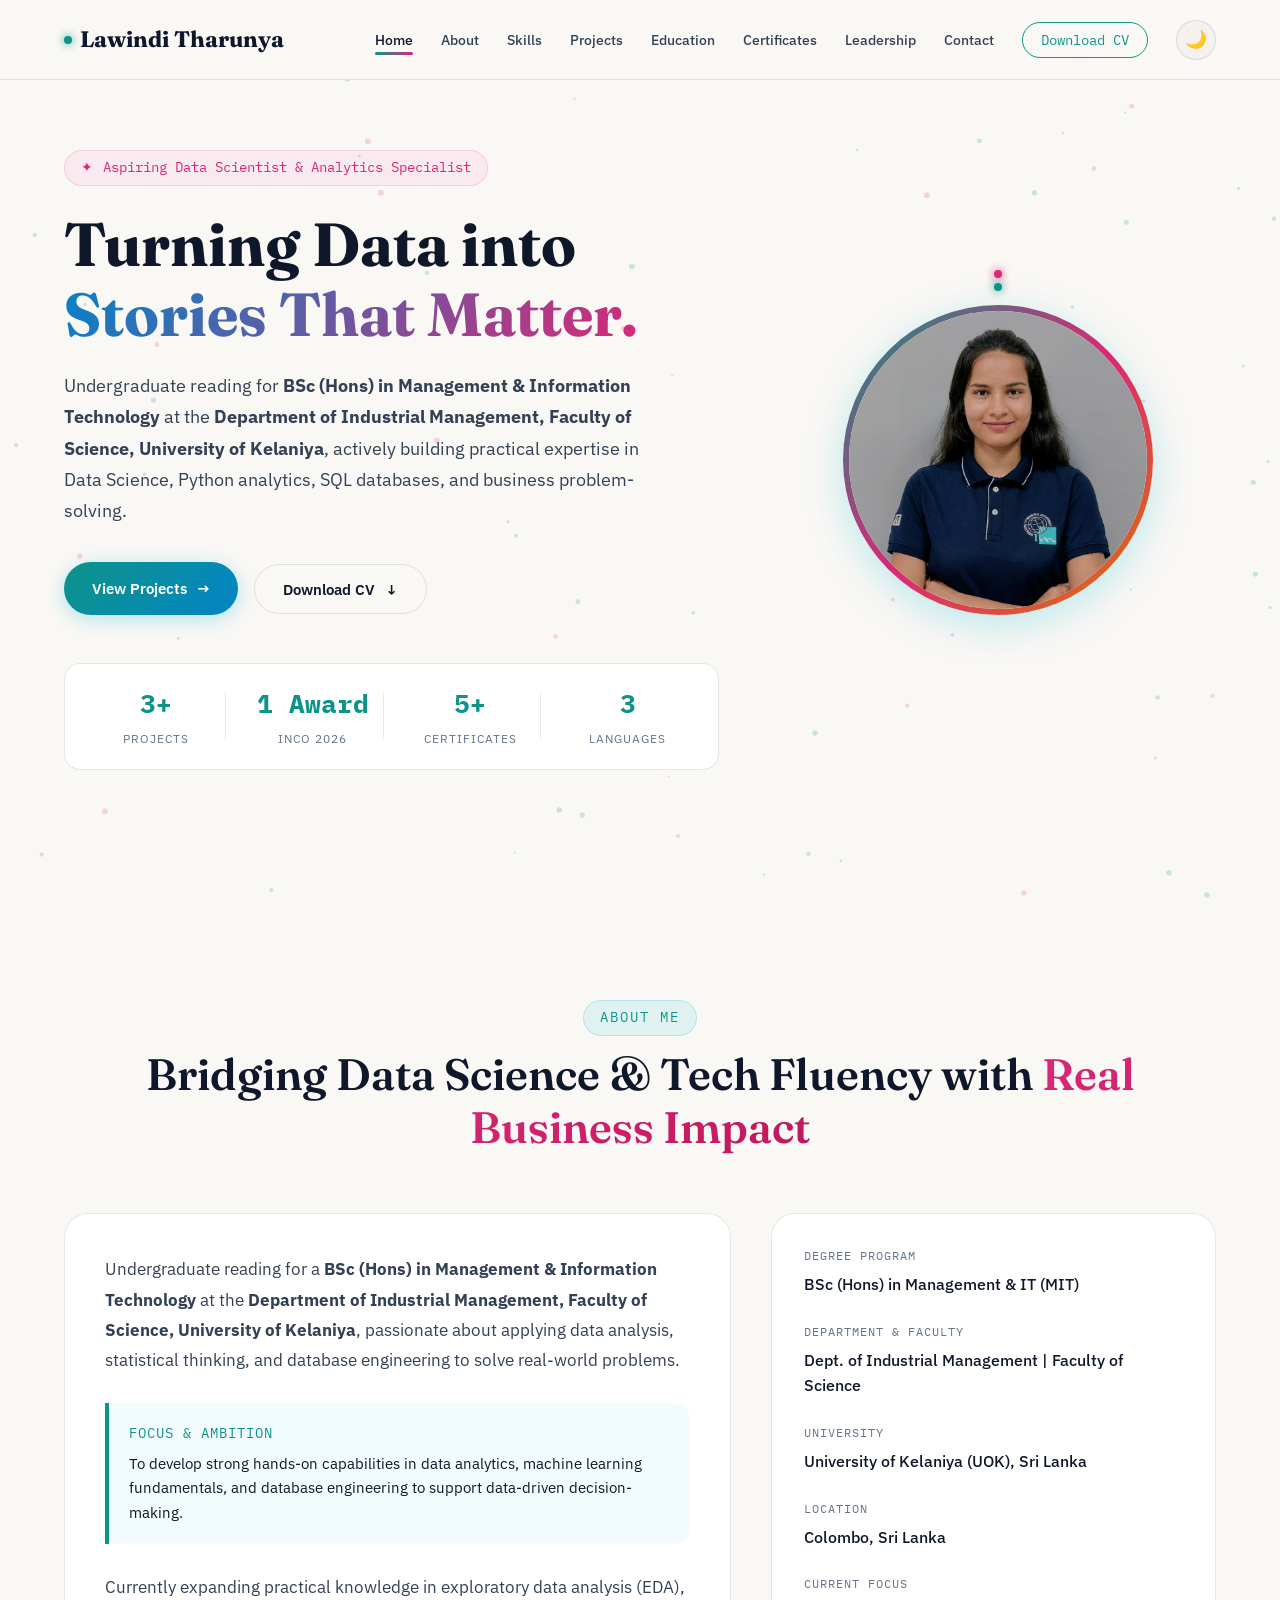
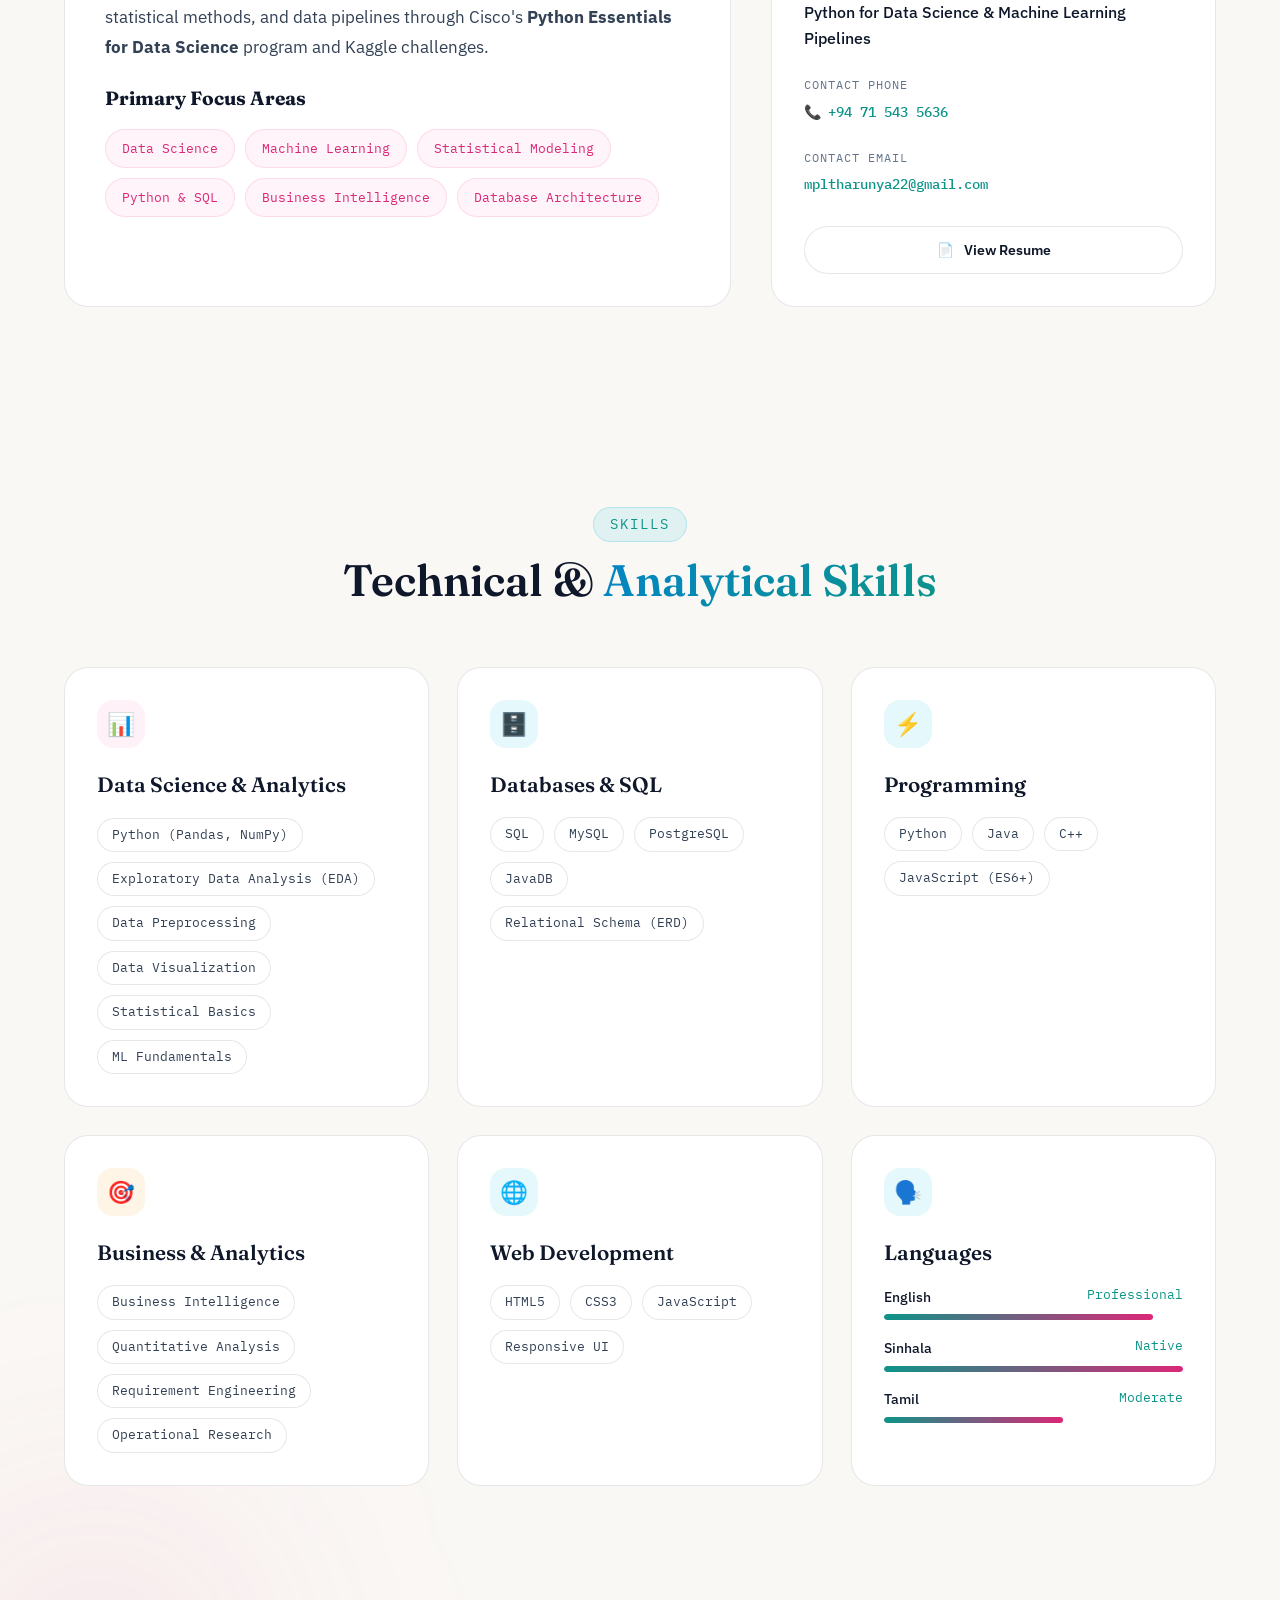
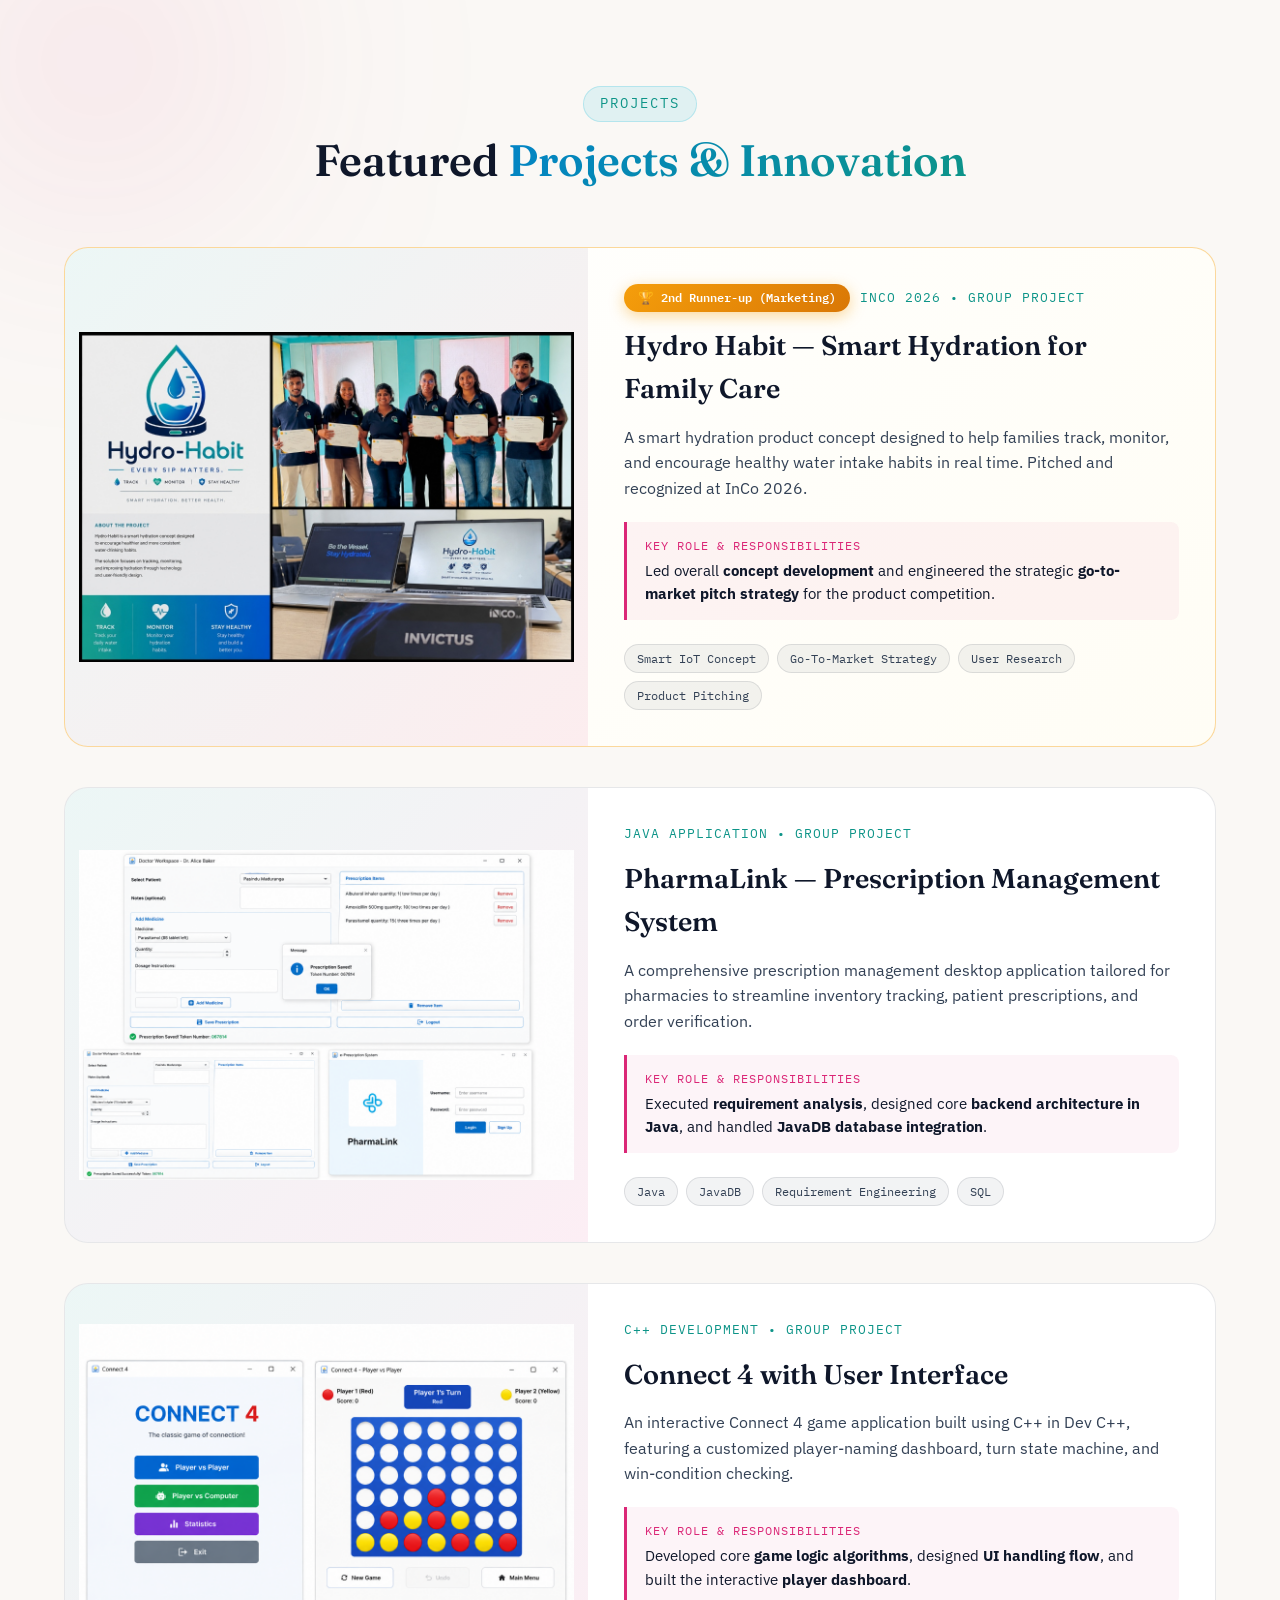
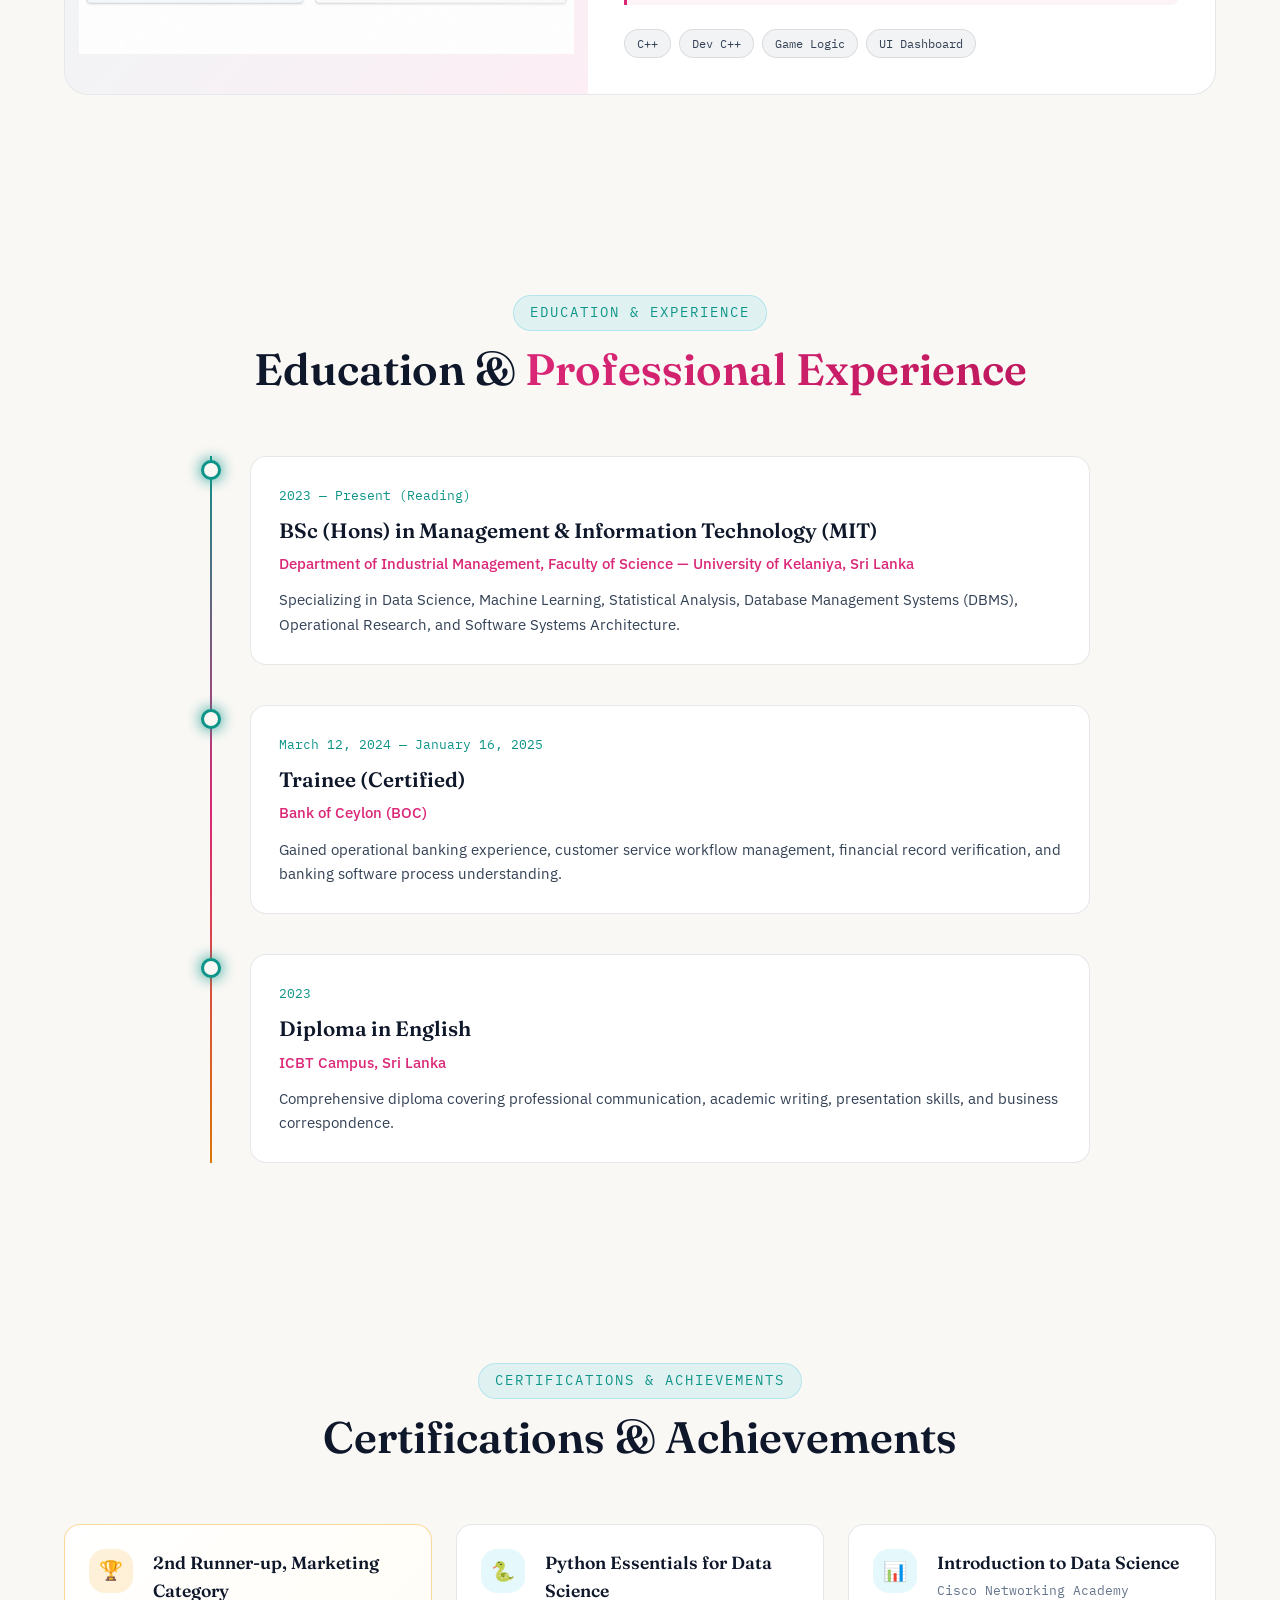
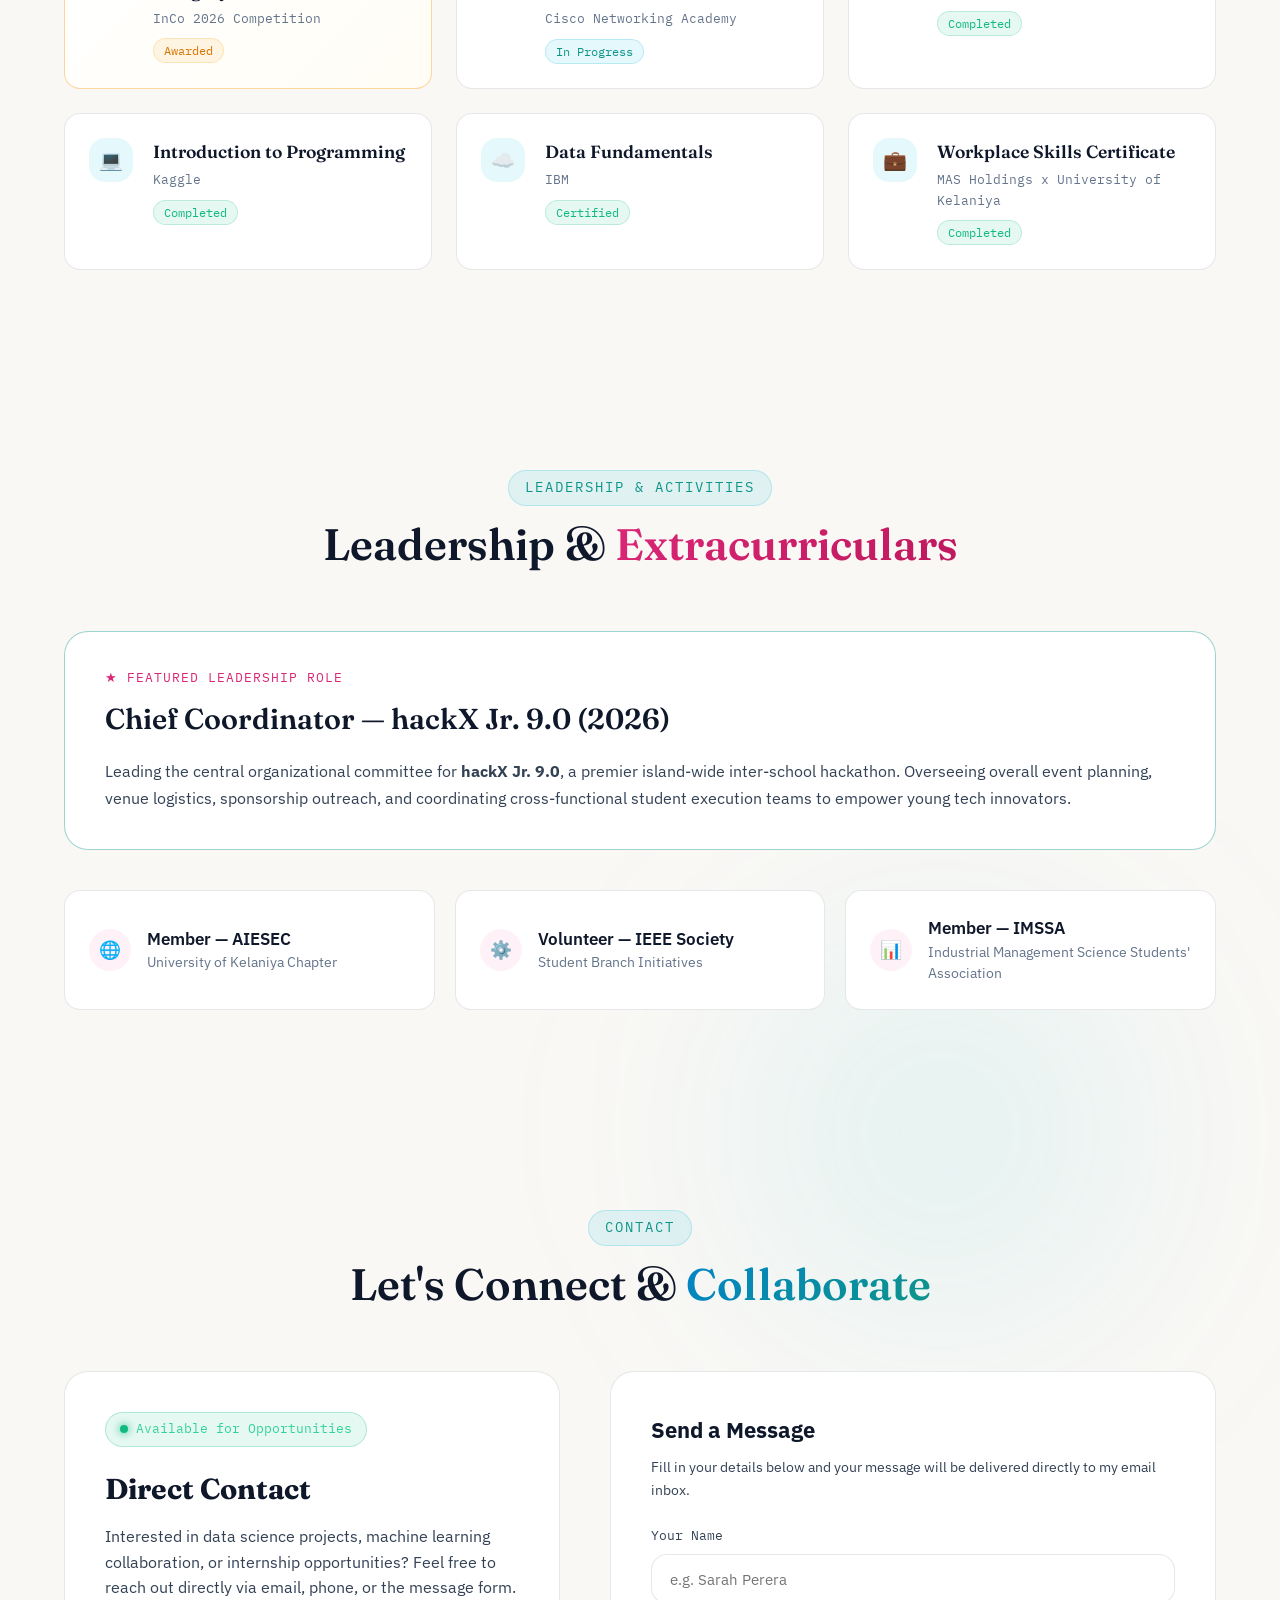
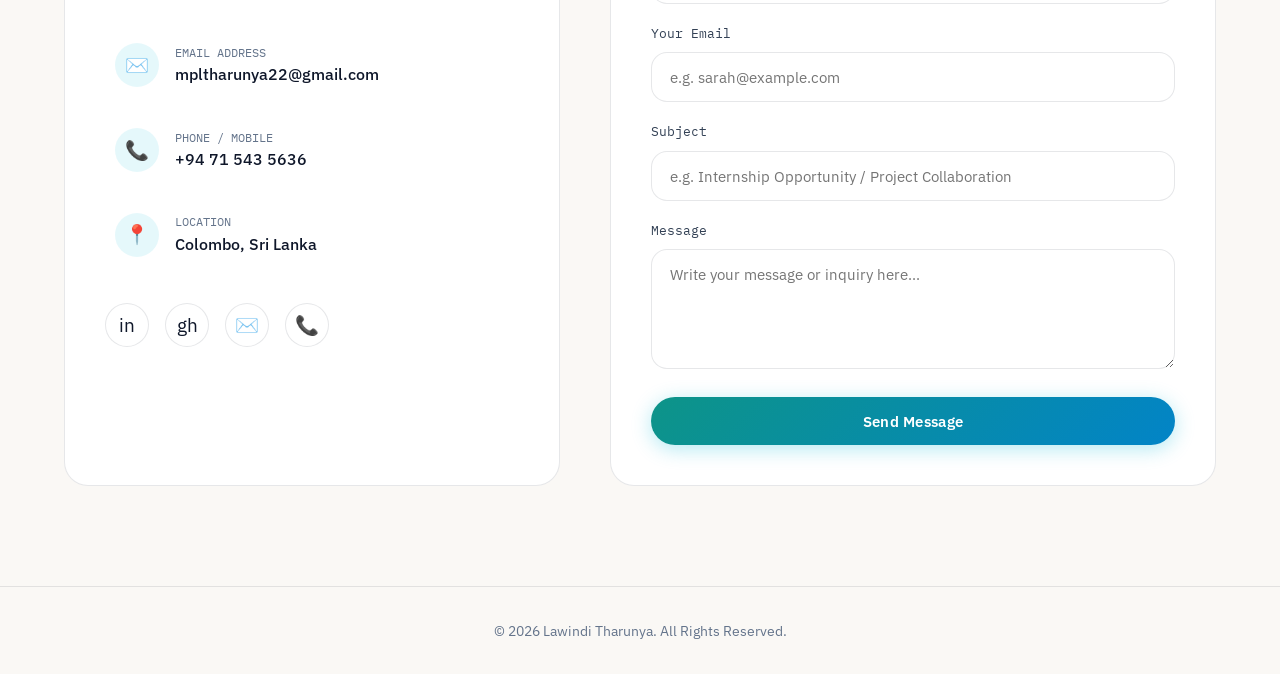
<file: index.html>
<!DOCTYPE html>
<html lang="en">
<head>
  <meta charset="UTF-8">
  <meta name="viewport" content="width=device-width, initial-scale=1.0">
  <title>Lawindi Tharunya — Personal Portfolio</title>
  <meta name="description" content="Personal Portfolio of Lawindi Tharunya — Industrial Management Undergraduate & Data Science Enthusiast based in Colombo, Sri Lanka. Showcasing projects, skills, education, and leadership activities.">
  <meta name="author" content="Lawindi Tharunya">

  <!-- Google Fonts -->
  <link rel="preconnect" href="https://fonts.googleapis.com">
  <link rel="preconnect" href="https://fonts.gstatic.com" crossorigin>
  <link href="https://fonts.googleapis.com/css2?family=Fraunces:ital,opsz,wght@0,9..144,400;0,9..144,600;0,9..144,700;1,9..144,400&family=IBM+Plex+Mono:wght@400;500;600&family=IBM+Plex+Sans:wght@300;400;500;600;700&display=swap" rel="stylesheet">

  <!-- Stylesheet -->
  <link rel="stylesheet" href="style.css">
</head>
<body>

  <!-- Background Interactive Canvas Overlay -->
  <canvas id="bg-canvas"></canvas>
  <div class="dot-grid-overlay"></div>

  <!-- Ambient Glow Elements -->
  <div class="ambient-glow glow-1"></div>
  <div class="ambient-glow glow-2"></div>
  <div class="ambient-glow glow-3"></div>

  <!-- Sticky Navigation Bar -->
  <header class="navbar" id="navbar">
    <div class="container nav-container">
      <a href="#hero" class="logo" aria-label="Lawindi Tharunya Home">
        <span class="logo-dot"></span>
        Lawindi Tharunya
      </a>

      <button class="nav-toggle" aria-label="Toggle Navigation Menu" aria-expanded="false">
        ☰
      </button>

      <nav>
        <ul class="nav-links">
          <li><a href="#hero" class="nav-link active">Home</a></li>
          <li><a href="#about" class="nav-link">About</a></li>
          <li><a href="#skills" class="nav-link">Skills</a></li>
          <li><a href="#projects" class="nav-link">Projects</a></li>
          <li><a href="#education" class="nav-link">Education</a></li>
          <li><a href="#certifications" class="nav-link">Certificates</a></li>
          <li><a href="#leadership" class="nav-link">Leadership</a></li>
          <li><a href="#contact" class="nav-link">Contact</a></li>
          <li><button type="button" class="nav-cta btn-open-cv" aria-label="Open ATS Resume Modal">Download CV</button></li>
          <li>
            <button id="themeToggle" class="theme-toggle" aria-label="Toggle Light or Dark Theme" title="Toggle Light or Dark Mode">
              <span class="theme-icon">☀️</span>
            </button>
          </li>
        </ul>
      </nav>
    </div>
  </header>

  <main>
    <!-- SECTION 1: HERO / HOME -->
    <section id="hero" class="hero">
      <div class="container">
        <div class="hero-grid">
          <div class="hero-content">
            <div class="hero-tag">
              <span>✦</span> Aspiring Data Scientist &amp; Analytics Specialist
            </div>
            
            <h1 class="hero-headline">
              Turning Data into <br>
              <span class="gradient-text">Stories That Matter.</span>
            </h1>

            <p class="hero-intro">
              Undergraduate reading for <strong>BSc (Hons) in Management &amp; Information Technology</strong> at the <strong>Department of Industrial Management, Faculty of Science, University of Kelaniya</strong>, actively building practical expertise in Data Science, Python analytics, SQL databases, and business problem-solving.
            </p>

            <div class="hero-actions">
              <a href="#projects" class="btn btn-primary">
                View Projects <span>→</span>
              </a>
              <button type="button" class="btn btn-secondary btn-open-cv" title="Download Official Resume (PDF)">
                Download CV <span>↓</span>
              </button>
            </div>

            <!-- Stats Strip -->
            <div class="stats-strip">
              <div class="stat-item">
                <div class="stat-number" data-target="3" data-suffix="+">3+</div>
                <div class="stat-label">Projects</div>
              </div>
              <div class="stat-item">
                <div class="stat-number" data-target="1" data-suffix=" Award">1</div>
                <div class="stat-label">InCo 2026</div>
              </div>
              <div class="stat-item">
                <div class="stat-number" data-target="5" data-suffix="+">5+</div>
                <div class="stat-label">Certificates</div>
              </div>
              <div class="stat-item">
                <div class="stat-number" data-target="3" data-suffix="">3</div>
                <div class="stat-label">Languages</div>
              </div>
            </div>
          </div>

          <!-- Circular Photo Slot -->
          <div class="hero-photo-wrapper">
            <!-- Orbiting Data Nodes -->
            <div class="photo-orbit orbit-1"><span class="orbit-node node-teal"></span></div>
            <div class="photo-orbit orbit-2"><span class="orbit-node node-rose"></span></div>

            <div class="photo-frame">
              <div class="photo-inner">
                <!-- =========================================================================
                     IMAGE SLOT 1: HERO PROFILE PHOTO
                     To swap in your real profile photo, replace the <img> tag below:
                     <img src="assets/images/your-profile-photo.jpg" alt="Lawindi Tharunya Profile Photo" class="hero-photo-img">
                     ========================================================================= -->
                <!-- Replace with: <img src="assets/images/your-profile-photo.jpg" alt="Lawindi Tharunya"> -->
                <img src="assets/images/hero_profile_photo.jpg" alt="Lawindi Tharunya Profile Photo" class="hero-photo-img" onerror="this.style.display='none'; this.nextElementSibling.style.display='flex';">
                
                <div class="photo-fallback" style="display: none;">
                  <svg width="64" height="64" viewBox="0 0 24 24" fill="none" stroke="currentColor" stroke-width="1.5">
                    <path d="M20 21v-2a4 4 0 0 0-4-4H8a4 4 0 0 0-4 4v2"></path>
                    <circle cx="12" cy="7" r="4"></circle>
                  </svg>
                  <p style="margin-top: 10px; font-size: 0.8rem;">Lawindi Tharunya</p>
                </div>
              </div>
            </div>
          </div>
        </div>
      </div>
    </section>

    <!-- SECTION 2: ABOUT ME -->
    <section id="about" class="about">
      <div class="container">
        <div class="section-header">
          <span class="section-tag">About Me</span>
          <h2 class="section-title">Bridging Data Science &amp; Tech Fluency with <span class="accent-rose">Real Business Impact</span></h2>
        </div>

        <div class="about-grid">
          <div class="about-card">
            <div class="about-text">
              <p>
                Undergraduate reading for a <strong>BSc (Hons) in Management &amp; Information Technology</strong> at the <strong>Department of Industrial Management, Faculty of Science, University of Kelaniya</strong>, passionate about applying data analysis, statistical thinking, and database engineering to solve real-world problems.
              </p>
              
              <div class="about-highlight-box">
                <div class="about-highlight-title">Focus &amp; Ambition</div>
                <div class="about-highlight-desc">
                  To develop strong hands-on capabilities in data analytics, machine learning fundamentals, and database engineering to support data-driven decision-making.
                </div>
              </div>

              <p>
                Currently expanding practical knowledge in exploratory data analysis (EDA), statistical methods, and data pipelines through Cisco's <strong>Python Essentials for Data Science</strong> program and Kaggle challenges.
              </p>
            </div>

            <h3 class="interest-tags-title">Primary Focus Areas</h3>
            <div class="interest-tags">
              <span class="tag-pill">Data Science</span>
              <span class="tag-pill">Machine Learning</span>
              <span class="tag-pill">Statistical Modeling</span>
              <span class="tag-pill">Python &amp; SQL</span>
              <span class="tag-pill">Business Intelligence</span>
              <span class="tag-pill">Database Architecture</span>
            </div>
          </div>

          <div class="about-side-card">
            <div class="side-card-item">
              <div class="side-card-label">Degree Program</div>
              <div class="side-card-value">BSc (Hons) in Management &amp; IT (MIT)</div>
            </div>

            <div class="side-card-item">
              <div class="side-card-label">Department &amp; Faculty</div>
              <div class="side-card-value">Dept. of Industrial Management | Faculty of Science</div>
            </div>

            <div class="side-card-item">
              <div class="side-card-label">University</div>
              <div class="side-card-value">University of Kelaniya (UOK), Sri Lanka</div>
            </div>

            <div class="side-card-item">
              <div class="side-card-label">Location</div>
              <div class="side-card-value">Colombo, Sri Lanka</div>
            </div>

            <div class="side-card-item">
              <div class="side-card-label">Current Focus</div>
              <div class="side-card-value">Python for Data Science &amp; Machine Learning Pipelines</div>
            </div>

            <div class="side-card-item">
              <div class="side-card-label">Contact Phone</div>
              <div class="side-card-value" style="font-family: var(--font-mono); font-size: 0.88rem; color: var(--accent-teal);">
                <a href="tel:+94715435636" style="color: inherit; text-decoration: none; display: inline-flex; align-items: center; gap: 6px;" title="Call +94 71 543 5636">
                  <span>📞</span> +94 71 543 5636
                </a>
              </div>
            </div>

            <div class="side-card-item">
              <div class="side-card-label">Contact Email</div>
              <div class="side-card-value" style="font-family: var(--font-mono); font-size: 0.85rem; color: var(--accent-teal);">
                <a href="mailto:mpltharunya22@gmail.com" style="color: inherit; text-decoration: none;" title="Email Lawindi">
                  mpltharunya22@gmail.com
                </a>
              </div>
            </div>

            <div class="side-card-item" style="padding-top: 6px; border-bottom: none;">
              <button type="button" class="btn btn-secondary btn-open-cv" style="width: 100%; justify-content: center; font-size: 0.85rem;" title="View and download official resume">
                <span>📄</span> View Resume
              </button>
            </div>
          </div>
        </div>
      </div>
    </section>

    <!-- SECTION 3: SKILLS -->
    <section id="skills" class="skills">
      <div class="container">
        <div class="section-header">
          <span class="section-tag">Skills</span>
          <h2 class="section-title">Technical &amp; <span class="accent-teal">Analytical Skills</span></h2>
        </div>

        <div class="skills-grid">
          <!-- Data Science & Analytics -->
          <div class="skill-card pink-icon">
            <div class="skill-card-icon">📊</div>
            <h3 class="skill-card-title">Data Science &amp; Analytics</h3>
            <div class="skill-tags-list">
              <span class="skill-chip">Python (Pandas, NumPy)</span>
              <span class="skill-chip">Exploratory Data Analysis (EDA)</span>
              <span class="skill-chip">Data Preprocessing</span>
              <span class="skill-chip">Data Visualization</span>
              <span class="skill-chip">Statistical Basics</span>
              <span class="skill-chip">ML Fundamentals</span>
            </div>
          </div>

          <!-- Databases & SQL -->
          <div class="skill-card">
            <div class="skill-card-icon">🗄️</div>
            <h3 class="skill-card-title">Databases &amp; SQL</h3>
            <div class="skill-tags-list">
              <span class="skill-chip">SQL</span>
              <span class="skill-chip">MySQL</span>
              <span class="skill-chip">PostgreSQL</span>
              <span class="skill-chip">JavaDB</span>
              <span class="skill-chip">Relational Schema (ERD)</span>
            </div>
          </div>

          <!-- Programming -->
          <div class="skill-card">
            <div class="skill-card-icon">⚡</div>
            <h3 class="skill-card-title">Programming</h3>
            <div class="skill-tags-list">
              <span class="skill-chip">Python</span>
              <span class="skill-chip">Java</span>
              <span class="skill-chip">C++</span>
              <span class="skill-chip">JavaScript (ES6+)</span>
            </div>
          </div>

          <!-- Business & Analytics -->
          <div class="skill-card amber-icon">
            <div class="skill-card-icon">🎯</div>
            <h3 class="skill-card-title">Business &amp; Analytics</h3>
            <div class="skill-tags-list">
              <span class="skill-chip">Business Intelligence</span>
              <span class="skill-chip">Quantitative Analysis</span>
              <span class="skill-chip">Requirement Engineering</span>
              <span class="skill-chip">Operational Research</span>
            </div>
          </div>

          <!-- Web & UI Development -->
          <div class="skill-card">
            <div class="skill-card-icon">🌐</div>
            <h3 class="skill-card-title">Web Development</h3>
            <div class="skill-tags-list">
              <span class="skill-chip">HTML5</span>
              <span class="skill-chip">CSS3</span>
              <span class="skill-chip">JavaScript</span>
              <span class="skill-chip">Responsive UI</span>
            </div>
          </div>

          <!-- Languages -->
          <div class="skill-card">
            <div class="skill-card-icon">🗣️</div>
            <h3 class="skill-card-title">Languages</h3>
            <div class="language-list">
              <div class="lang-item">
                <div class="lang-info">
                  <span class="lang-name">English</span>
                  <span class="lang-level">Professional</span>
                </div>
                <div class="lang-bar"><div class="lang-fill" style="width: 90%;"></div></div>
              </div>
              <div class="lang-item">
                <div class="lang-info">
                  <span class="lang-name">Sinhala</span>
                  <span class="lang-level">Native</span>
                </div>
                <div class="lang-bar"><div class="lang-fill" style="width: 100%;"></div></div>
              </div>
              <div class="lang-item">
                <div class="lang-info">
                  <span class="lang-name">Tamil</span>
                  <span class="lang-level">Moderate</span>
                </div>
                <div class="lang-bar"><div class="lang-fill" style="width: 60%;"></div></div>
              </div>
            </div>
          </div>
        </div>
      </div>
    </section>

    <!-- SECTION 4: PROJECTS -->
    <section id="projects" class="projects">
      <div class="container">
        <div class="section-header">
          <span class="section-tag">Projects</span>
          <h2 class="section-title">Featured <span class="accent-teal">Projects &amp; Innovation</span></h2>
        </div>

        <div class="projects-grid">
          <!-- Project 1: Hydro Habit (Flagship Project) -->
          <article class="project-card featured">
            <div class="project-image-slot">
              <img src="assets/images/hydro-habit-real.jpg" alt="Hydro Habit InCo 2026 Smart Hydration" class="project-img" onerror="this.style.display='none'; this.nextElementSibling.style.display='flex';">
              <div class="project-img-placeholder" style="display: none;">
                <svg width="56" height="56" viewBox="0 0 24 24" fill="none" stroke="var(--accent-teal)" stroke-width="1.5">
                  <path d="M12 2.69l5.66 5.66a8 8 0 1 1-11.31 0z"></path>
                </svg>
                <h4 style="margin-top: 12px; font-family: var(--font-serif); color: var(--text-primary);">Hydro Habit Visual</h4>
                <p style="font-size: 0.8rem; color: var(--text-muted);">Smart Hydration Product Concept</p>
              </div>
            </div>

            <div class="project-content">
              <div>
                <div class="project-badge-strip">
                  <span class="award-badge">🏆 2nd Runner-up (Marketing)</span>
                  <span class="project-category">InCo 2026 • Group Project</span>
                </div>
                <h3 class="project-title">Hydro Habit — Smart Hydration for Family Care</h3>
                <p class="project-desc">
                  A smart hydration product concept designed to help families track, monitor, and encourage healthy water intake habits in real time. Pitched and recognized at InCo 2026.
                </p>

                <div class="project-contribution-box">
                  <div class="contribution-label">Key Role &amp; Responsibilities</div>
                  <div class="contribution-text">
                    Led overall <strong>concept development</strong> and engineered the strategic <strong>go-to-market pitch strategy</strong> for the product competition.
                  </div>
                </div>
              </div>

              <div class="project-tech-stack">
                <span class="tech-tag">Smart IoT Concept</span>
                <span class="tech-tag">Go-To-Market Strategy</span>
                <span class="tech-tag">User Research</span>
                <span class="tech-tag">Product Pitching</span>
              </div>
            </div>
          </article>

          <!-- Project 2: PharmaLink -->
          <article class="project-card">
            <div class="project-image-slot">
              <img src="assets/images/pharmalink-real.png" alt="PharmaLink Prescription Management System" class="project-img" onerror="this.style.display='none'; this.nextElementSibling.style.display='flex';">
              <div class="project-img-placeholder" style="display: none;">
                <svg width="56" height="56" viewBox="0 0 24 24" fill="none" stroke="var(--accent-rose)" stroke-width="1.5">
                  <rect x="3" y="3" width="18" height="18" rx="2"></rect>
                  <path d="M9 12h6M12 9v6"></path>
                </svg>
                <h4 style="margin-top: 12px; font-family: var(--font-serif); color: var(--text-primary);">PharmaLink Dashboard</h4>
                <p style="font-size: 0.8rem; color: var(--text-muted);">Prescription Management System</p>
              </div>
            </div>

            <div class="project-content">
              <div>
                <div class="project-badge-strip">
                  <span class="project-category">Java Application • Group Project</span>
                </div>
                <h3 class="project-title">PharmaLink — Prescription Management System</h3>
                <p class="project-desc">
                  A comprehensive prescription management desktop application tailored for pharmacies to streamline inventory tracking, patient prescriptions, and order verification.
                </p>

                <div class="project-contribution-box">
                  <div class="contribution-label">Key Role &amp; Responsibilities</div>
                  <div class="contribution-text">
                    Executed <strong>requirement analysis</strong>, designed core <strong>backend architecture in Java</strong>, and handled <strong>JavaDB database integration</strong>.
                  </div>
                </div>
              </div>

              <div class="project-tech-stack">
                <span class="tech-tag">Java</span>
                <span class="tech-tag">JavaDB</span>
                <span class="tech-tag">Requirement Engineering</span>
                <span class="tech-tag">SQL</span>
              </div>
            </div>
          </article>

          <!-- Project 3: Connect 4 Game -->
          <article class="project-card">
            <div class="project-image-slot">
              <img src="assets/images/connect4-real.png" alt="Connect 4 Game Interface" class="project-img" onerror="this.style.display='none'; this.nextElementSibling.style.display='flex';">
              <div class="project-img-placeholder" style="display: none;">
                <svg width="56" height="56" viewBox="0 0 24 24" fill="none" stroke="var(--accent-amber)" stroke-width="1.5">
                  <circle cx="7" cy="7" r="3"></circle>
                  <circle cx="17" cy="7" r="3"></circle>
                  <circle cx="7" cy="17" r="3"></circle>
                  <circle cx="17" cy="17" r="3"></circle>
                </svg>
                <h4 style="margin-top: 12px; font-family: var(--font-serif); color: var(--text-primary);">Connect 4 Interface</h4>
                <p style="font-size: 0.8rem; color: var(--text-muted);">C++ Game Application</p>
              </div>
            </div>

            <div class="project-content">
              <div>
                <div class="project-badge-strip">
                  <span class="project-category">C++ Development • Group Project</span>
                </div>
                <h3 class="project-title">Connect 4 with User Interface</h3>
                <p class="project-desc">
                  An interactive Connect 4 game application built using C++ in Dev C++, featuring a customized player-naming dashboard, turn state machine, and win-condition checking.
                </p>

                <div class="project-contribution-box">
                  <div class="contribution-label">Key Role &amp; Responsibilities</div>
                  <div class="contribution-text">
                    Developed core <strong>game logic algorithms</strong>, designed <strong>UI handling flow</strong>, and built the interactive <strong>player dashboard</strong>.
                  </div>
                </div>
              </div>

              <div class="project-tech-stack">
                <span class="tech-tag">C++</span>
                <span class="tech-tag">Dev C++</span>
                <span class="tech-tag">Game Logic</span>
                <span class="tech-tag">UI Dashboard</span>
              </div>
            </div>
          </article>
        </div>
      </div>
    </section>

    <!-- SECTION 5: EDUCATION & EXPERIENCE -->
    <section id="education" class="education">
      <div class="container">
        <div class="section-header">
          <span class="section-tag">Education &amp; Experience</span>
          <h2 class="section-title">Education &amp; <span class="accent-rose">Professional Experience</span></h2>
        </div>

        <div class="timeline-container">
          <!-- Item 1: Degree -->
          <div class="timeline-item">
            <div class="timeline-node"></div>
            <div class="timeline-card">
              <div class="timeline-date">2023 — Present (Reading)</div>
              <h3 class="timeline-title">BSc (Hons) in Management &amp; Information Technology (MIT)</h3>
              <div class="timeline-subtitle">Department of Industrial Management, Faculty of Science — University of Kelaniya, Sri Lanka</div>
              <p class="timeline-desc">
                Specializing in Data Science, Machine Learning, Statistical Analysis, Database Management Systems (DBMS), Operational Research, and Software Systems Architecture.
              </p>
            </div>
          </div>

          <!-- Item 2: BOC Trainee -->
          <div class="timeline-item">
            <div class="timeline-node"></div>
            <div class="timeline-card">
              <div class="timeline-date">March 12, 2024 — January 16, 2025</div>
              <h3 class="timeline-title">Trainee (Certified)</h3>
              <div class="timeline-subtitle">Bank of Ceylon (BOC)</div>
              <p class="timeline-desc">
                Gained operational banking experience, customer service workflow management, financial record verification, and banking software process understanding.
              </p>
            </div>
          </div>

          <!-- Item 3: Diploma in English -->
          <div class="timeline-item">
            <div class="timeline-node"></div>
            <div class="timeline-card">
              <div class="timeline-date">2023</div>
              <h3 class="timeline-title">Diploma in English</h3>
              <div class="timeline-subtitle">ICBT Campus, Sri Lanka</div>
              <p class="timeline-desc">
                Comprehensive diploma covering professional communication, academic writing, presentation skills, and business correspondence.
              </p>
            </div>
          </div>
        </div>
      </div>
    </section>

    <!-- SECTION 6: CERTIFICATIONS & ACHIEVEMENTS -->
    <section id="certifications" class="certifications">
      <div class="container">
        <div class="section-header">
          <span class="section-tag">Certifications &amp; Achievements</span>
          <h2 class="section-title">Certifications &amp; <span class="accent-amber">Achievements</span></h2>
        </div>

        <div class="cert-grid">
          <!-- Award Card -->
          <div class="cert-card award-card">
            <div class="cert-icon">🏆</div>
            <div class="cert-info">
              <h4>2nd Runner-up, Marketing Category</h4>
              <div class="cert-issuer">InCo 2026 Competition</div>
              <span class="cert-status status-awarded">Awarded</span>
            </div>
          </div>

          <!-- Cert 1 -->
          <div class="cert-card">
            <div class="cert-icon">🐍</div>
            <div class="cert-info">
              <h4>Python Essentials for Data Science</h4>
              <div class="cert-issuer">Cisco Networking Academy</div>
              <span class="cert-status status-in-progress">In Progress</span>
            </div>
          </div>

          <!-- Cert 2 -->
          <div class="cert-card">
            <div class="cert-icon">📊</div>
            <div class="cert-info">
              <h4>Introduction to Data Science</h4>
              <div class="cert-issuer">Cisco Networking Academy</div>
              <span class="cert-status status-completed">Completed</span>
            </div>
          </div>

          <!-- Cert 3 -->
          <div class="cert-card">
            <div class="cert-icon">💻</div>
            <div class="cert-info">
              <h4>Introduction to Programming</h4>
              <div class="cert-issuer">Kaggle</div>
              <span class="cert-status status-completed">Completed</span>
            </div>
          </div>

          <!-- Cert 4 -->
          <div class="cert-card">
            <div class="cert-icon">☁️</div>
            <div class="cert-info">
              <h4>Data Fundamentals</h4>
              <div class="cert-issuer">IBM</div>
              <span class="cert-status status-completed">Certified</span>
            </div>
          </div>

          <!-- Cert 5 -->
          <div class="cert-card">
            <div class="cert-icon">💼</div>
            <div class="cert-info">
              <h4>Workplace Skills Certificate</h4>
              <div class="cert-issuer">MAS Holdings x University of Kelaniya</div>
              <span class="cert-status status-completed">Completed</span>
            </div>
          </div>
        </div>
      </div>
    </section>

    <!-- SECTION 7: LEADERSHIP & EXTRACURRICULAR ACTIVITIES -->
    <section id="leadership" class="leadership">
      <div class="container">
        <div class="section-header">
          <span class="section-tag">Leadership &amp; Activities</span>
          <h2 class="section-title">Leadership &amp; <span class="accent-rose">Extracurriculars</span></h2>
        </div>

        <!-- Featured Leadership Spotlight Card (hackX Jr. 9.0) -->
        <div class="leadership-featured">

          <div class="leadership-content">
            <div class="leadership-tag">★ Featured Leadership Role</div>
            <h3 class="leadership-title">Chief Coordinator — hackX Jr. 9.0 (2026)</h3>
            <p class="leadership-desc">
              Leading the central organizational committee for <strong>hackX Jr. 9.0</strong>, a premier island-wide inter-school hackathon. Overseeing overall event planning, venue logistics, sponsorship outreach, and coordinating cross-functional student execution teams to empower young tech innovators.
            </p>
          </div>
        </div>

        <!-- Additional Extracurricular Grid -->
        <div class="extra-grid">
          <div class="extra-card">
            <div class="extra-icon">🌐</div>
            <div class="extra-info">
              <h4>Member — AIESEC</h4>
              <p>University of Kelaniya Chapter</p>
            </div>
          </div>

          <div class="extra-card">
            <div class="extra-icon">⚙️</div>
            <div class="extra-info">
              <h4>Volunteer — IEEE Society</h4>
              <p>Student Branch Initiatives</p>
            </div>
          </div>

          <div class="extra-card">
            <div class="extra-icon">📊</div>
            <div class="extra-info">
              <h4>Member — IMSSA</h4>
              <p>Industrial Management Science Students' Association</p>
            </div>
          </div>
        </div>
      </div>
    </section>

    <!-- SECTION 8: CONTACT & FOOTER -->
    <section id="contact" class="contact">
      <div class="container">
        <div class="section-header">
          <span class="section-tag">Contact</span>
          <h2 class="section-title">Let's Connect &amp; <span class="accent-teal">Collaborate</span></h2>
        </div>

        <div class="contact-grid">
          <!-- Info Card -->
          <div class="contact-info-card">
            <div class="status-badge-inline">
              <span class="status-dot-pulse"></span> Available for Opportunities
            </div>
            <h3>Direct Contact</h3>
            <p>
              Interested in data science projects, machine learning collaboration, or internship opportunities? Feel free to reach out directly via email, phone, or the message form.
            </p>

            <div class="contact-details-list">
              <a href="mailto:mpltharunya22@gmail.com" class="contact-item" data-copy="mpltharunya22@gmail.com" title="Click to email or copy mpltharunya22@gmail.com">
                <div class="contact-icon">✉️</div>
                <div>
                  <div class="contact-text-label">Email Address</div>
                  <div class="contact-text-value">mpltharunya22@gmail.com</div>
                </div>
              </a>

              <a href="tel:+94715435636" class="contact-item" data-copy="+94715435636" title="Click to call or copy +94 71 543 5636">
                <div class="contact-icon">📞</div>
                <div>
                  <div class="contact-text-label">Phone / Mobile</div>
                  <div class="contact-text-value">+94 71 543 5636</div>
                </div>
              </a>

              <div class="contact-item">
                <div class="contact-icon">📍</div>
                <div>
                  <div class="contact-text-label">Location</div>
                  <div class="contact-text-value">Colombo, Sri Lanka</div>
                </div>
              </div>
            </div>

            <!-- Social & Direct Contact Links -->
            <div class="social-links">
              <a href="https://www.linkedin.com/in/lawindi-tharunya" class="social-btn" target="_blank" rel="noopener noreferrer" aria-label="LinkedIn Profile" title="LinkedIn: Lawindi Tharunya">
                in
              </a>

              <a href="https://github.com/LavindiTharunya" class="social-btn" target="_blank" rel="noopener noreferrer" aria-label="GitHub Profile" title="GitHub: LavindiTharunya">
                gh
              </a>

              <a href="mailto:mpltharunya22@gmail.com" class="social-btn" aria-label="Send Email" title="Email: mpltharunya22@gmail.com">
                ✉️
              </a>

              <a href="tel:+94715435636" class="social-btn" aria-label="Call Direct" title="Call: +94 71 543 5636">
                📞
              </a>
            </div>
          </div>

          <!-- Contact Form -->
          <div class="contact-form-card">
            <h3 style="font-size: 1.4rem; margin-bottom: 8px;">Send a Message</h3>
            <p style="color: var(--text-secondary); font-size: 0.9rem; margin-bottom: 24px;">
              Fill in your details below and your message will be delivered directly to my email inbox.
            </p>
            <form id="contactForm" action="https://formsubmit.co/mpltharunya22@gmail.com" method="POST">
              <input type="hidden" name="_captcha" value="false">
              <input type="hidden" name="_template" value="table">
              <input type="hidden" name="_next" value="https://lavinditharunya.github.io/my-portfolio/#contact">
              <input type="hidden" name="_autoresponse" value="Thank you for reaching out! I have received your message and will get back to you as soon as possible.">
              <!-- Honeypot spam trap: bots fill this, humans don't -->
              <input type="text" name="_honey" style="display:none">

              <div class="form-group">
                <label for="formName" class="form-label">Your Name</label>
                <input type="text" id="formName" name="name" class="form-input" placeholder="e.g. Sarah Perera" required>
              </div>

              <div class="form-group">
                <label for="formEmail" class="form-label">Your Email</label>
                <input type="email" id="formEmail" name="email" class="form-input" placeholder="e.g. sarah@example.com" required>
              </div>

              <div class="form-group">
                <label for="formSubject" class="form-label">Subject</label>
                <input type="text" id="formSubject" name="_subject" class="form-input" placeholder="e.g. Internship Opportunity / Project Collaboration">
              </div>

              <div class="form-group">
                <label for="formMessage" class="form-label">Message</label>
                <textarea id="formMessage" name="message" class="form-textarea" placeholder="Write your message or inquiry here..." rows="4" required></textarea>
              </div>

              <div class="form-actions-group">
                <button type="submit" id="sendMessageSubmitBtn" class="btn btn-primary btn-submit-message">
                  <span class="btn-text">Send Message</span>
                </button>
              </div>

              <div id="formStatusMessage" class="form-status-alert" role="alert"></div>
            </form>
          </div>
        </div>
      </div>
    </section>
  </main>

  <!-- =========================================================================
       PROFESSIONAL CV MODAL & DOWNLOAD PREVIEW
       ========================================================================= -->
  <div id="cvModal" class="cv-modal-backdrop" aria-hidden="true" role="dialog" aria-modal="true" aria-labelledby="cvModalTitle">
    <div class="cv-modal-window">
      <div class="cv-modal-header">
        <div class="cv-modal-title-group">
          <span class="cv-badge">
            <span class="cv-badge-dot"></span> Curriculum Vitae
          </span>
          <h2 id="cvModalTitle" class="cv-modal-title">Lawindi Tharunya</h2>
          <p class="cv-modal-subtitle">Data Science &amp; Analytics | Machine Learning &amp; Statistical Modeling</p>
        </div>
        <button type="button" class="cv-modal-close" id="closeCvModal" aria-label="Close CV Modal">&times;</button>
      </div>

      <div class="cv-modal-actions-bar">
        <a href="resume.html?download=pdf" target="_blank" rel="noopener noreferrer" class="btn btn-primary cv-action-btn" title="Download or Print PDF">
          <span>⬇️</span> Download PDF
        </a>
        <button type="button" id="copyCvPlaintextBtn" class="btn btn-secondary cv-action-btn" title="Copy ATS Plaintext to Clipboard">
          <span>📋</span> Copy ATS Text
        </button>
        <a href="resume.html" target="_blank" rel="noopener noreferrer" class="btn btn-secondary cv-action-btn" title="Open Fullscreen in New Tab">
          <span>↗️</span> Fullscreen View
        </a>
      </div>

      <div class="cv-modal-preview-container">
        <iframe src="resume.html" title="Curriculum Vitae Preview" class="cv-preview-iframe" loading="lazy"></iframe>
      </div>
    </div>
  </div>

  <!-- Toast Notification Feedback -->
  <div id="toast" class="toast">
    <span>✨</span>
    <span class="toast-msg">Copied to clipboard!</span>
  </div>

  <!-- Footer -->
  <footer>
    <div class="container">
      <p>&copy; 2026 Lawindi Tharunya. All Rights Reserved.</p>
    </div>
  </footer>

  <!-- Script -->
  <script src="script.js"></script>
</body>
</html>
</file>
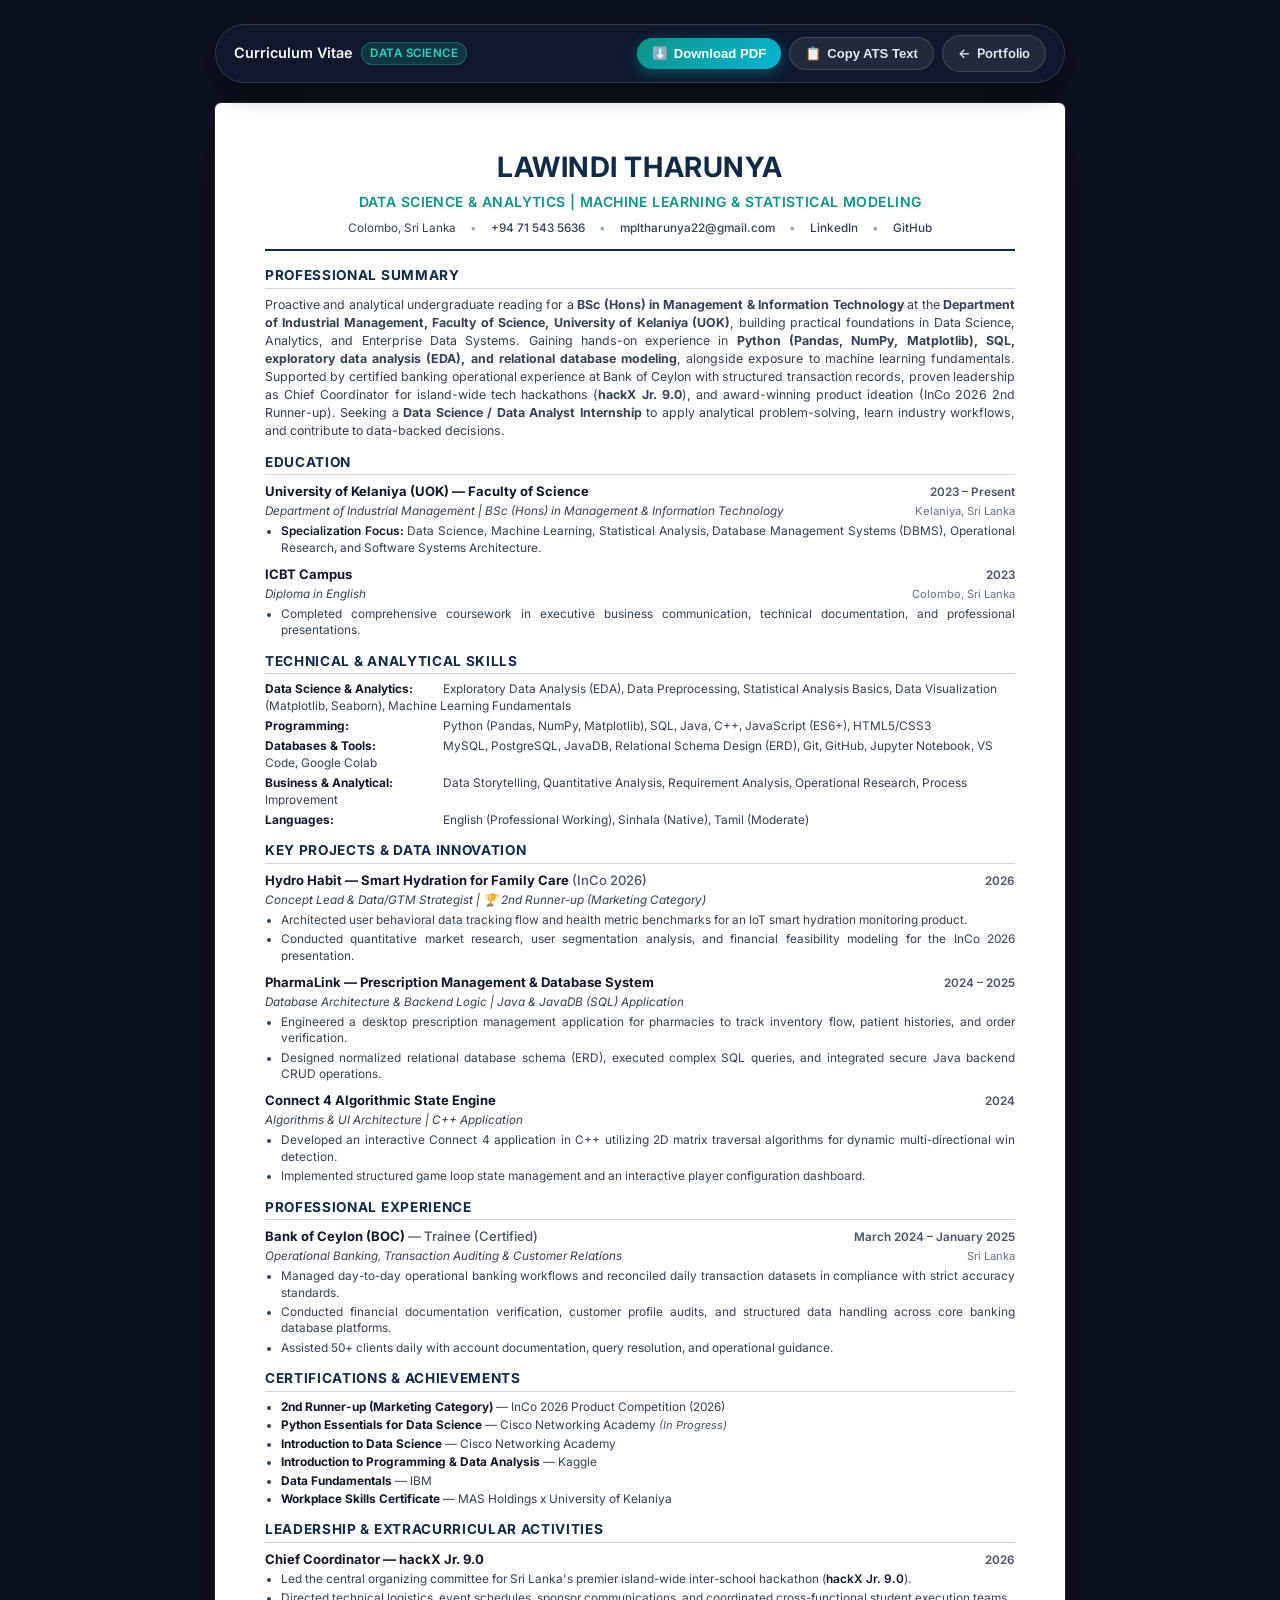
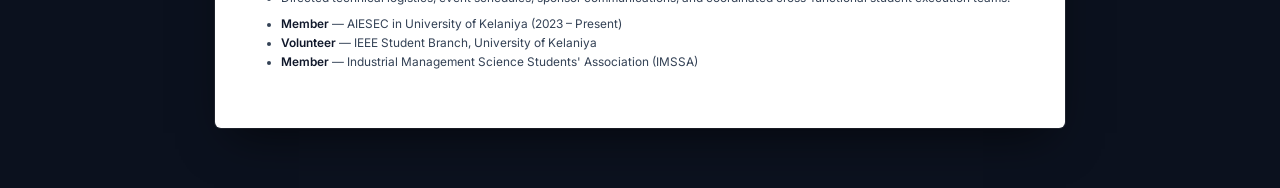
<file: resume.html>
<!DOCTYPE html>
<html lang="en">
<head>
  <meta charset="UTF-8">
  <meta name="viewport" content="width=device-width, initial-scale=1.0">
  <title>Lawindi Tharunya — Data Science & Analytics Resume</title>
  <meta name="description" content="Official Resume of Lawindi Tharunya — BSc (Hons) Management & IT Undergraduate at University of Kelaniya, focusing on Data Science, Python, SQL, and Analytics.">
  <meta name="author" content="Lawindi Tharunya">

  <!-- Google Fonts: Inter -->
  <link rel="preconnect" href="https://fonts.googleapis.com">
  <link rel="preconnect" href="https://fonts.gstatic.com" crossorigin>
  <link href="https://fonts.googleapis.com/css2?family=Inter:wght@300;400;500;600;700&display=swap" rel="stylesheet">

  <style>
    /* ==========================================================================
       PROFESSIONAL EXECUTIVE DATA SCIENCE RESUME STYLESHEET
       Engineered for ATS parsing precision & executive readability:
       - Linear single-column parser hierarchy
       - Standard semantic tags (H1, H2, H3, P, UL, LI)
       - High contrast typography & optimal line height
       - Clean A4 / Letter print styles
       ========================================================================== */

    :root {
      --font-body: 'Inter', -apple-system, BlinkMacSystemFont, 'Segoe UI', Roboto, Helvetica, Arial, sans-serif;
      --bg-page: #0b111e;
      --bg-resume: #ffffff;
      --text-dark: #0f172a;
      --text-secondary: #334155;
      --text-muted: #64748b;
      --accent-navy: #0f2b48;
      --accent-teal: #0d9488;
      --border-light: #e2e8f0;
      --border-dark: #cbd5e1;
      --shadow-doc: 0 20px 45px -15px rgba(0, 0, 0, 0.6), 0 0 0 1px rgba(255, 255, 255, 0.1);
    }

    * {
      box-sizing: border-box;
      margin: 0;
      padding: 0;
    }

    body {
      font-family: var(--font-body);
      background-color: var(--bg-page);
      color: var(--text-dark);
      line-height: 1.45;
      font-size: 9.8pt;
      min-height: 100vh;
      display: flex;
      flex-direction: column;
      align-items: center;
      padding: 24px 15px 60px 15px;
      -webkit-font-smoothing: antialiased;
    }

    /* Floating Action Bar */
    .top-action-bar {
      position: sticky;
      top: 15px;
      z-index: 100;
      display: flex;
      align-items: center;
      justify-content: space-between;
      gap: 12px;
      max-width: 850px;
      width: 100%;
      margin-bottom: 20px;
      padding: 10px 18px;
      background: rgba(17, 26, 46, 0.92);
      backdrop-filter: blur(12px);
      -webkit-backdrop-filter: blur(12px);
      border: 1px solid rgba(255, 255, 255, 0.14);
      border-radius: 50px;
      box-shadow: 0 10px 25px rgba(0, 0, 0, 0.4);
    }

    .action-bar-left {
      display: flex;
      align-items: center;
      gap: 8px;
      color: #f8fafc;
      font-size: 0.9rem;
      font-weight: 600;
    }

    .action-bar-badge {
      font-size: 0.72rem;
      background: rgba(13, 148, 136, 0.25);
      color: #2dd4bf;
      padding: 2px 8px;
      border-radius: 12px;
      border: 1px solid rgba(45, 212, 191, 0.3);
      text-transform: uppercase;
      letter-spacing: 0.5px;
    }

    .action-bar-right {
      display: flex;
      align-items: center;
      gap: 8px;
    }

    .btn-action {
      display: inline-flex;
      align-items: center;
      gap: 6px;
      padding: 8px 15px;
      border-radius: 25px;
      font-size: 0.82rem;
      font-weight: 600;
      text-decoration: none;
      cursor: pointer;
      transition: all 0.2s ease;
      border: none;
    }

    .btn-primary-action {
      background: linear-gradient(135deg, #0d9488, #06b6d4);
      color: #ffffff;
      box-shadow: 0 4px 14px rgba(6, 182, 212, 0.35);
    }

    .btn-primary-action:hover {
      transform: translateY(-1px);
      box-shadow: 0 6px 18px rgba(6, 182, 212, 0.5);
    }

    .btn-secondary-action {
      background: rgba(255, 255, 255, 0.08);
      color: #e2e8f0;
      border: 1px solid rgba(255, 255, 255, 0.15);
    }

    .btn-secondary-action:hover {
      background: rgba(255, 255, 255, 0.16);
      color: #ffffff;
    }

    /* Executive Resume Document */
    .resume-document {
      width: 100%;
      max-width: 850px;
      background: var(--bg-resume);
      padding: 44px 50px;
      border-radius: 6px;
      box-shadow: var(--shadow-doc);
      color: var(--text-dark);
    }

    /* Resume Header */
    .resume-header {
      border-bottom: 2px solid var(--accent-navy);
      padding-bottom: 12px;
      margin-bottom: 15px;
      text-align: center;
    }

    .candidate-name {
      font-size: 21pt;
      font-weight: 700;
      color: var(--accent-navy);
      letter-spacing: 0.02em;
      text-transform: uppercase;
      margin-bottom: 4px;
    }

    .candidate-title {
      font-size: 10.5pt;
      font-weight: 600;
      color: var(--accent-teal);
      letter-spacing: 0.03em;
      text-transform: uppercase;
      margin-bottom: 8px;
    }

    .contact-line {
      display: flex;
      flex-wrap: wrap;
      justify-content: center;
      align-items: center;
      gap: 6px 14px;
      font-size: 8.8pt;
      color: var(--text-secondary);
    }

    .contact-item {
      display: inline-flex;
      align-items: center;
      gap: 3px;
    }

    .contact-item a {
      color: var(--text-secondary);
      text-decoration: none;
      font-weight: 500;
    }

    .contact-item a:hover {
      color: var(--accent-teal);
      text-decoration: underline;
    }

    .contact-separator {
      color: #94a3b8;
    }

    /* Section Styles */
    .resume-section {
      margin-bottom: 13px;
      page-break-inside: avoid;
    }

    .section-title {
      font-size: 10.2pt;
      font-weight: 700;
      color: var(--accent-navy);
      text-transform: uppercase;
      letter-spacing: 0.05em;
      border-bottom: 1.5px solid var(--border-dark);
      padding-bottom: 2px;
      margin-bottom: 7px;
    }

    /* Summary */
    .summary-text {
      font-size: 9.3pt;
      color: var(--text-secondary);
      line-height: 1.45;
      text-align: justify;
    }

    /* Entry Items */
    .resume-entry {
      margin-bottom: 9px;
      page-break-inside: avoid;
    }

    .entry-header {
      display: flex;
      justify-content: space-between;
      align-items: baseline;
      margin-bottom: 2px;
    }

    .entry-title {
      font-size: 9.8pt;
      font-weight: 700;
      color: #0f172a;
    }

    .entry-title .role-tag {
      font-weight: 500;
      color: #475569;
    }

    .entry-date {
      font-size: 8.8pt;
      font-weight: 600;
      color: #475569;
      text-align: right;
      white-space: nowrap;
    }

    .entry-subheader {
      display: flex;
      justify-content: space-between;
      align-items: baseline;
      font-size: 8.8pt;
      font-style: italic;
      color: #334155;
      margin-bottom: 3px;
    }

    .entry-location {
      font-style: normal;
      font-size: 8.4pt;
      color: #64748b;
    }

    /* Bullets */
    .bullet-list {
      list-style-type: disc;
      margin-left: 16px;
      padding-left: 0;
    }

    .bullet-list li {
      font-size: 8.9pt;
      color: var(--text-secondary);
      line-height: 1.38;
      margin-bottom: 3px;
      text-align: justify;
    }

    .bullet-list li strong {
      color: #0f172a;
      font-weight: 600;
    }

    /* Skills Rows */
    .skills-category-list {
      display: flex;
      flex-direction: column;
      gap: 4px;
    }

    .skill-category-row {
      font-size: 8.9pt;
      line-height: 1.38;
      color: var(--text-secondary);
    }

    .skill-category-name {
      font-weight: 700;
      color: #0f172a;
      min-width: 175px;
      display: inline-block;
    }

    /* Certifications List */
    .cert-list {
      list-style-type: disc;
      margin-left: 16px;
    }

    .cert-list li {
      font-size: 8.9pt;
      color: var(--text-secondary);
      margin-bottom: 2.5px;
      line-height: 1.35;
    }

    .cert-list li strong {
      color: #0f172a;
    }

    .cert-issuer-badge {
      font-size: 8.3pt;
      color: #475569;
      font-style: italic;
    }

    /* Toast Notification */
    .toast-popup {
      position: fixed;
      bottom: 24px;
      background: #0f172a;
      color: #f8fafc;
      padding: 10px 20px;
      border-radius: 30px;
      font-size: 0.85rem;
      font-weight: 500;
      border: 1px solid rgba(45, 212, 191, 0.4);
      box-shadow: 0 10px 25px rgba(0, 0, 0, 0.4);
      z-index: 9999;
      opacity: 0;
      transform: translateY(20px);
      transition: all 0.3s ease;
      pointer-events: none;
    }

    .toast-popup.show {
      opacity: 1;
      transform: translateY(0);
    }

    /* ==========================================================================
       PRINT STYLESHEET FOR CRISP A4 / LETTER PDF EXPORT
       ========================================================================== */
    @media print {
      @page {
        size: A4 portrait;
        margin: 10mm 12mm 10mm 12mm;
      }

      body {
        background-color: #ffffff !important;
        padding: 0 !important;
        margin: 0 !important;
        color: #000000 !important;
      }

      .top-action-bar, .toast-popup {
        display: none !important;
      }

      .resume-document {
        max-width: 100% !important;
        width: 100% !important;
        padding: 0 !important;
        margin: 0 !important;
        box-shadow: none !important;
        border-radius: 0 !important;
      }

      .resume-header {
        border-bottom-color: #000000 !important;
        margin-bottom: 10px !important;
        padding-bottom: 6px !important;
      }

      .candidate-name {
        color: #000000 !important;
        font-size: 18pt !important;
      }

      .candidate-title {
        color: #000000 !important;
        font-size: 9.5pt !important;
      }

      .section-title {
        color: #000000 !important;
        border-bottom-color: #000000 !important;
        font-size: 9.8pt !important;
        margin-bottom: 5px !important;
      }

      .resume-section {
        margin-bottom: 10px !important;
      }

      .entry-title {
        color: #000000 !important;
      }

      .bullet-list li strong {
        color: #000000 !important;
      }

      a {
        color: #000000 !important;
        text-decoration: none !important;
      }
    }

    @media screen and (max-width: 768px) {
      body {
        padding: 10px 8px 40px 8px;
      }

      .top-action-bar {
        flex-direction: column;
        align-items: stretch;
        border-radius: 16px;
      }

      .action-bar-right {
        justify-content: stretch;
      }

      .action-bar-right .btn-action {
        flex: 1;
        justify-content: center;
        padding: 8px 6px;
        font-size: 0.76rem;
      }

      .resume-document {
        padding: 24px 18px;
      }

      .candidate-name {
        font-size: 17pt;
      }

      .contact-line {
        flex-direction: column;
        gap: 4px;
      }

      .contact-separator {
        display: none;
      }

      .entry-header, .entry-subheader {
        flex-direction: column;
        align-items: flex-start;
      }

      .skill-category-name {
        display: block;
        margin-bottom: 2px;
      }
    }
  </style>
</head>
<body>

  <!-- Floating Action Bar -->
  <header class="top-action-bar" id="actionBar">
    <div class="action-bar-left">
      <span>Curriculum Vitae</span>
      <span class="action-bar-badge">Data Science</span>
    </div>
    <div class="action-bar-right">
      <button onclick="window.print()" class="btn-action btn-primary-action" title="Download or Print PDF">
        <span>⬇️</span> Download PDF
      </button>
      <button id="copyAtsBtn" class="btn-action btn-secondary-action" title="Copy ATS Plaintext Format">
        <span>📋</span> Copy ATS Text
      </button>
      <a href="index.html" class="btn-action btn-secondary-action" title="Return to Portfolio">
        <span>←</span> Portfolio
      </a>
    </div>
  </header>

  <!-- Resume Document Canvas -->
  <main class="resume-document" id="resumeDoc">

    <!-- Header -->
    <header class="resume-header">
      <h1 class="candidate-name">Lawindi Tharunya</h1>
      <div class="candidate-title">Data Science &amp; Analytics | Machine Learning &amp; Statistical Modeling</div>
      
      <div class="contact-line">
        <span class="contact-item">Colombo, Sri Lanka</span>
        <span class="contact-separator">•</span>
        <span class="contact-item"><a href="tel:+94715435636" title="Call Lawindi">+94 71 543 5636</a></span>
        <span class="contact-separator">•</span>
        <span class="contact-item"><a href="mailto:mpltharunya22@gmail.com" title="Email Lawindi">mpltharunya22@gmail.com</a></span>
        <span class="contact-separator">•</span>
        <span class="contact-item"><a href="https://www.linkedin.com/in/lawindi-tharunya" target="_blank" rel="noopener noreferrer">LinkedIn</a></span>
        <span class="contact-separator">•</span>
        <span class="contact-item"><a href="https://github.com/LavindiTharunya" target="_blank" rel="noopener noreferrer">GitHub</a></span>
      </div>
    </header>

    <!-- Summary -->
    <section class="resume-section">
      <h2 class="section-title">Professional Summary</h2>
      <p class="summary-text">
        Proactive and analytical undergraduate reading for a <strong>BSc (Hons) in Management &amp; Information Technology</strong> at the <strong>Department of Industrial Management, Faculty of Science, University of Kelaniya (UOK)</strong>, building practical foundations in Data Science, Analytics, and Enterprise Data Systems. Gaining hands-on experience in <strong>Python (Pandas, NumPy, Matplotlib), SQL, exploratory data analysis (EDA), and relational database modeling</strong>, alongside exposure to machine learning fundamentals. Supported by certified banking operational experience at Bank of Ceylon with structured transaction records, proven leadership as Chief Coordinator for island-wide tech hackathons (<strong>hackX Jr. 9.0</strong>), and award-winning product ideation (InCo 2026 2nd Runner-up). Seeking a <strong>Data Science / Data Analyst Internship</strong> to apply analytical problem-solving, learn industry workflows, and contribute to data-backed decisions.
      </p>
    </section>

    <!-- Education -->
    <section class="resume-section">
      <h2 class="section-title">Education</h2>

      <div class="resume-entry">
        <div class="entry-header">
          <span class="entry-title">University of Kelaniya (UOK) — Faculty of Science</span>
          <span class="entry-date">2023 – Present</span>
        </div>
        <div class="entry-subheader">
          <span>Department of Industrial Management | BSc (Hons) in Management &amp; Information Technology</span>
          <span class="entry-location">Kelaniya, Sri Lanka</span>
        </div>
        <ul class="bullet-list">
          <li><strong>Specialization Focus:</strong> Data Science, Machine Learning, Statistical Analysis, Database Management Systems (DBMS), Operational Research, and Software Systems Architecture.</li>
        </ul>
      </div>

      <div class="resume-entry">
        <div class="entry-header">
          <span class="entry-title">ICBT Campus</span>
          <span class="entry-date">2023</span>
        </div>
        <div class="entry-subheader">
          <span>Diploma in English</span>
          <span class="entry-location">Colombo, Sri Lanka</span>
        </div>
        <ul class="bullet-list">
          <li>Completed comprehensive coursework in executive business communication, technical documentation, and professional presentations.</li>
        </ul>
      </div>
    </section>

    <!-- Technical & Analytical Skills -->
    <section class="resume-section">
      <h2 class="section-title">Technical &amp; Analytical Skills</h2>

      <div class="skills-category-list">
        <div class="skill-category-row">
          <span class="skill-category-name">Data Science &amp; Analytics:</span>
          <span>Exploratory Data Analysis (EDA), Data Preprocessing, Statistical Analysis Basics, Data Visualization (Matplotlib, Seaborn), Machine Learning Fundamentals</span>
        </div>
        <div class="skill-category-row">
          <span class="skill-category-name">Programming:</span>
          <span>Python (Pandas, NumPy, Matplotlib), SQL, Java, C++, JavaScript (ES6+), HTML5/CSS3</span>
        </div>
        <div class="skill-category-row">
          <span class="skill-category-name">Databases &amp; Tools:</span>
          <span>MySQL, PostgreSQL, JavaDB, Relational Schema Design (ERD), Git, GitHub, Jupyter Notebook, VS Code, Google Colab</span>
        </div>
        <div class="skill-category-row">
          <span class="skill-category-name">Business &amp; Analytical:</span>
          <span>Data Storytelling, Quantitative Analysis, Requirement Analysis, Operational Research, Process Improvement</span>
        </div>
        <div class="skill-category-row">
          <span class="skill-category-name">Languages:</span>
          <span>English (Professional Working), Sinhala (Native), Tamil (Moderate)</span>
        </div>
      </div>
    </section>

    <!-- Key Projects -->
    <section class="resume-section">
      <h2 class="section-title">Key Projects &amp; Data Innovation</h2>

      <!-- Project 1 -->
      <div class="resume-entry">
        <div class="entry-header">
          <span class="entry-title">Hydro Habit — Smart Hydration for Family Care <span class="role-tag">(InCo 2026)</span></span>
          <span class="entry-date">2026</span>
        </div>
        <div class="entry-subheader">
          <span>Concept Lead &amp; Data/GTM Strategist | 🏆 2nd Runner-up (Marketing Category)</span>
        </div>
        <ul class="bullet-list">
          <li>Architected user behavioral data tracking flow and health metric benchmarks for an IoT smart hydration monitoring product.</li>
          <li>Conducted quantitative market research, user segmentation analysis, and financial feasibility modeling for the InCo 2026 presentation.</li>
        </ul>
      </div>

      <!-- Project 2 -->
      <div class="resume-entry">
        <div class="entry-header">
          <span class="entry-title">PharmaLink — Prescription Management &amp; Database System</span>
          <span class="entry-date">2024 – 2025</span>
        </div>
        <div class="entry-subheader">
          <span>Database Architecture &amp; Backend Logic | Java &amp; JavaDB (SQL) Application</span>
        </div>
        <ul class="bullet-list">
          <li>Engineered a desktop prescription management application for pharmacies to track inventory flow, patient histories, and order verification.</li>
          <li>Designed normalized relational database schema (ERD), executed complex SQL queries, and integrated secure Java backend CRUD operations.</li>
        </ul>
      </div>

      <!-- Project 3 -->
      <div class="resume-entry">
        <div class="entry-header">
          <span class="entry-title">Connect 4 Algorithmic State Engine</span>
          <span class="entry-date">2024</span>
        </div>
        <div class="entry-subheader">
          <span>Algorithms &amp; UI Architecture | C++ Application</span>
        </div>
        <ul class="bullet-list">
          <li>Developed an interactive Connect 4 application in C++ utilizing 2D matrix traversal algorithms for dynamic multi-directional win detection.</li>
          <li>Implemented structured game loop state management and an interactive player configuration dashboard.</li>
        </ul>
      </div>
    </section>

    <!-- Professional Experience -->
    <section class="resume-section">
      <h2 class="section-title">Professional Experience</h2>

      <div class="resume-entry">
        <div class="entry-header">
          <span class="entry-title">Bank of Ceylon (BOC) <span class="role-tag">— Trainee (Certified)</span></span>
          <span class="entry-date">March 2024 – January 2025</span>
        </div>
        <div class="entry-subheader">
          <span>Operational Banking, Transaction Auditing &amp; Customer Relations</span>
          <span class="entry-location">Sri Lanka</span>
        </div>
        <ul class="bullet-list">
          <li>Managed day-to-day operational banking workflows and reconciled daily transaction datasets in compliance with strict accuracy standards.</li>
          <li>Conducted financial documentation verification, customer profile audits, and structured data handling across core banking database platforms.</li>
          <li>Assisted 50+ clients daily with account documentation, query resolution, and operational guidance.</li>
        </ul>
      </div>
    </section>

    <!-- Certifications -->
    <section class="resume-section">
      <h2 class="section-title">Certifications &amp; Achievements</h2>

      <ul class="cert-list">
        <li><strong>2nd Runner-up (Marketing Category)</strong> — InCo 2026 Product Competition (2026)</li>
        <li><strong>Python Essentials for Data Science</strong> — Cisco Networking Academy <span class="cert-issuer-badge">(In Progress)</span></li>
        <li><strong>Introduction to Data Science</strong> — Cisco Networking Academy</li>
        <li><strong>Introduction to Programming &amp; Data Analysis</strong> — Kaggle</li>
        <li><strong>Data Fundamentals</strong> — IBM</li>
        <li><strong>Workplace Skills Certificate</strong> — MAS Holdings x University of Kelaniya</li>
      </ul>
    </section>

    <!-- Leadership -->
    <section class="resume-section">
      <h2 class="section-title">Leadership &amp; Extracurricular Activities</h2>

      <div class="resume-entry">
        <div class="entry-header">
          <span class="entry-title">Chief Coordinator — hackX Jr. 9.0</span>
          <span class="entry-date">2026</span>
        </div>
        <ul class="bullet-list">
          <li>Led the central organizing committee for Sri Lanka's premier island-wide inter-school hackathon (<strong>hackX Jr. 9.0</strong>).</li>
          <li>Directed technical logistics, event schedules, sponsor communications, and coordinated cross-functional student execution teams.</li>
        </ul>
      </div>

      <div class="resume-entry" style="margin-bottom: 0;">
        <ul class="bullet-list">
          <li><strong>Member</strong> — AIESEC in University of Kelaniya (2023 – Present)</li>
          <li><strong>Volunteer</strong> — IEEE Student Branch, University of Kelaniya</li>
          <li><strong>Member</strong> — Industrial Management Science Students' Association (IMSSA)</li>
        </ul>
      </div>
    </section>

  </main>

  <div id="toastPopup" class="toast-popup">
    <span>📋</span> Plaintext ATS Resume copied to clipboard!
  </div>

  <script>
    const atsPlainText = `LAWINDI THARUNYA
Data Science & Analytics | Machine Learning & Statistical Modeling
Colombo, Sri Lanka | Phone: +94 71 543 5636 | Email: mpltharunya22@gmail.com
LinkedIn: linkedin.com/in/lawindi-tharunya | GitHub: github.com/LavindiTharunya

============================================================
PROFESSIONAL SUMMARY
============================================================
Proactive and analytical undergraduate reading for a BSc (Hons) in Management & Information Technology at the Department of Industrial Management, Faculty of Science, University of Kelaniya (UOK), building practical foundations in Data Science, Analytics, and Enterprise Data Systems. Gaining hands-on experience in Python (Pandas, NumPy, Matplotlib), SQL, exploratory data analysis (EDA), and relational database modeling, alongside exposure to machine learning fundamentals. Supported by certified banking operational experience at Bank of Ceylon with structured transaction records, proven leadership as Chief Coordinator for island-wide tech hackathons (hackX Jr. 9.0), and award-winning product ideation (InCo 2026 2nd Runner-up). Seeking a Data Science / Data Analyst Internship to apply analytical problem-solving, learn industry workflows, and contribute to data-backed decisions.

============================================================
EDUCATION
============================================================
BSc (Hons) in Management & Information Technology | 2023 - Present
Department of Industrial Management, Faculty of Science, University of Kelaniya (UOK), Sri Lanka
- Specialization Focus: Data Science, Machine Learning, Statistical Analysis, Database Management Systems (DBMS), Operational Research, and Software Systems Architecture.

Diploma in English | 2023
ICBT Campus, Sri Lanka
- Coursework: Executive Business Communication, Technical Documentation, Professional Presentations.

============================================================
TECHNICAL & ANALYTICAL SKILLS
============================================================
- Data Science & Analytics: Exploratory Data Analysis (EDA), Data Preprocessing, Statistical Analysis Basics, Data Visualization (Matplotlib, Seaborn), Machine Learning Fundamentals
- Programming: Python (Pandas, NumPy, Matplotlib), SQL, Java, C++, JavaScript (ES6+), HTML5/CSS3
- Databases & Tools: MySQL, PostgreSQL, JavaDB, Relational Schema Design (ERD), Git, GitHub, Jupyter Notebook, VS Code, Google Colab
- Business & Analytical: Data Storytelling, Quantitative Analysis, Requirement Analysis, Operational Research, Process Improvement
- Languages: English (Professional Working), Sinhala (Native), Tamil (Moderate)

============================================================
KEY PROJECTS & DATA INNOVATION
============================================================
Hydro Habit - Smart Hydration for Family Care (InCo 2026) | 2026
Role: Concept Lead & Data/GTM Strategist | Award: 2nd Runner-up (Marketing Category)
- Architected user behavioral data tracking flow and health metric benchmarks for an IoT smart hydration monitoring product.
- Conducted quantitative market research, user segmentation analysis, and financial feasibility modeling for InCo 2026.

PharmaLink - Prescription Management & Database System | 2024 - 2025
Role: Database Architecture & Backend Logic | Stack: Java, JavaDB, SQL
- Engineered a desktop prescription management application for pharmacies to track inventory flow and patient records.
- Designed normalized relational database schema (ERD), implemented SQL queries, and integrated Java CRUD operations.

Connect 4 Algorithmic State Engine | 2024
Role: Algorithms & UI Architecture | Stack: C++
- Developed an interactive Connect 4 application in C++ utilizing 2D matrix traversal algorithms for dynamic win detection.
- Implemented structured game loop state management and an interactive player configuration dashboard.

============================================================
PROFESSIONAL EXPERIENCE
============================================================
Bank of Ceylon (BOC) | Trainee (Certified)
March 2024 - January 2025 | Sri Lanka
- Managed day-to-day operational banking workflows and reconciled daily transaction datasets in compliance with strict accuracy standards.
- Conducted financial documentation verification, customer profile audits, and structured data handling across core banking database platforms.
- Assisted 50+ clients daily with account documentation, query resolution, and operational guidance.

============================================================
CERTIFICATIONS & AWARDS
============================================================
- 2nd Runner-up (Marketing Category) - InCo 2026 Product Competition (2026)
- Python Essentials for Data Science - Cisco Networking Academy (In Progress)
- Introduction to Data Science - Cisco Networking Academy
- Introduction to Programming & Data Analysis - Kaggle
- Data Fundamentals - IBM
- Workplace Skills Certificate - MAS Holdings x University of Kelaniya

============================================================
LEADERSHIP & EXTRACURRICULAR INVOLVEMENT
============================================================
- Chief Coordinator - hackX Jr. 9.0 (2026): Led central organizing committee for premier island-wide inter-school hackathon.
- Member - AIESEC in University of Kelaniya (2023 - Present)
- Volunteer - IEEE Student Branch, University of Kelaniya
- Member - Industrial Management Science Students' Association (IMSSA)`;

    function showToast() {
      const toast = document.getElementById('toastPopup');
      if (!toast) return;
      toast.classList.add('show');
      setTimeout(() => toast.classList.remove('show'), 2600);
    }

    const copyBtn = document.getElementById('copyAtsBtn');
    if (copyBtn) {
      copyBtn.addEventListener('click', () => {
        navigator.clipboard.writeText(atsPlainText).then(() => {
          showToast();
        }).catch(() => {
          const ta = document.createElement('textarea');
          ta.value = atsPlainText;
          document.body.appendChild(ta);
          ta.select();
          document.execCommand('copy');
          document.body.removeChild(ta);
          showToast();
        });
      });
    }

    window.addEventListener('DOMContentLoaded', () => {
      const urlParams = new URLSearchParams(window.location.search);
      if (urlParams.get('print') === 'true' || urlParams.get('download') === 'pdf') {
        setTimeout(() => {
          window.print();
        }, 400);
      }
    });
  </script>
</body>
</html>
</file>
<file: style.css>
/* ==========================================================================
   LAWINDI THARUNYA — PERSONAL PORTFOLIO DESIGN SYSTEM
   Theme: Data x Hydration x Sophisticated Chic
   ========================================================================== */

/* --------------------------------------------------------------------------
   1. CSS CUSTOM PROPERTIES & TOKENS
   -------------------------------------------------------------------------- */
:root {
  /* Color Palette — Dark Mode (Default) */
  --bg-dark: #0b111e;
  --bg-dark-secondary: #111a2e;
  --bg-card: rgba(17, 26, 46, 0.7);
  --bg-card-featured: linear-gradient(135deg, rgba(17, 26, 46, 0.95), rgba(20, 32, 58, 0.9));
  --bg-placeholder: radial-gradient(circle at center, rgba(6, 182, 212, 0.15) 0%, rgba(11, 17, 30, 0.9) 100%);
  --bg-contribution: rgba(255, 255, 255, 0.04);
  --bg-chip: rgba(255, 255, 255, 0.05);
  --bg-award-card: linear-gradient(135deg, rgba(17, 26, 46, 0.9), rgba(30, 24, 15, 0.8));
  --bg-glass: rgba(255, 255, 255, 0.03);
  --bg-glass-hover: rgba(255, 255, 255, 0.07);
  --border-glass: rgba(255, 255, 255, 0.08);
  --border-glass-accent: rgba(6, 182, 212, 0.3);
  --nav-bg: rgba(11, 17, 30, 0.7);
  --nav-bg-scrolled: rgba(11, 17, 30, 0.94);

  /* Primary Accents */
  --accent-teal: #06b6d4;
  --accent-teal-glow: rgba(6, 182, 212, 0.25);
  --accent-cyan: #00f2fe;
  
  /* Chic Feminine Accents */
  --accent-rose: #f472b6;
  --accent-rose-glow: rgba(244, 114, 182, 0.25);
  --accent-pink: #ec4899;

  /* Highlight Accents */
  --accent-amber: #f59e0b;
  --accent-amber-glow: rgba(245, 158, 11, 0.25);

  /* Text Colors */
  --text-primary: #f8fafc;
  --text-secondary: #94a3b8;
  --text-muted: #64748b;
  --text-accent: #38bdf8;

  /* Fonts */
  --font-serif: 'Fraunces', Georgia, serif;
  --font-sans: 'IBM Plex Sans', -apple-system, BlinkMacSystemFont, 'Segoe UI', Roboto, sans-serif;
  --font-mono: 'IBM Plex Mono', monospace;

  /* Layout & Spacing */
  --container-width: 1200px;
  --nav-height: 80px;
  --radius-sm: 8px;
  --radius-md: 16px;
  --radius-lg: 24px;
  --radius-full: 9999px;

  /* Transitions */
  --transition-fast: 0.2s ease;
  --transition-normal: 0.3s cubic-bezier(0.4, 0, 0.2, 1);
  --transition-slow: 0.5s cubic-bezier(0.4, 0, 0.2, 1);

  /* Shadows & Glows */
  --shadow-card: 0 10px 30px -10px rgba(0, 0, 0, 0.5);
  --glow-teal: 0 0 25px rgba(6, 182, 212, 0.2);
  --glow-rose: 0 0 25px rgba(244, 114, 182, 0.2);
}

/* Light Theme Overrides (Chic Soft Pearl & Warm Rosé Aesthetic) */
[data-theme="light"] {
  color-scheme: light;
  --bg-dark: #faf8f5;
  --bg-dark-secondary: #ffffff;
  --bg-card: #ffffff;
  --bg-card-featured: linear-gradient(135deg, #ffffff, #fffdf5);
  --bg-placeholder: linear-gradient(135deg, rgba(13, 148, 136, 0.08), rgba(219, 39, 119, 0.08));
  --bg-contribution: rgba(219, 39, 119, 0.05);
  --bg-chip: rgba(15, 23, 42, 0.05);
  --bg-award-card: linear-gradient(135deg, #ffffff, #fffdf5);
  --bg-glass: rgba(235, 230, 224, 0.4);
  --bg-glass-hover: rgba(235, 230, 224, 0.6);
  --border-glass: rgba(15, 23, 42, 0.1);
  --border-glass-accent: rgba(13, 148, 136, 0.4);
  --nav-bg: rgba(250, 248, 245, 0.88);
  --nav-bg-scrolled: rgba(255, 255, 255, 0.98);

  /* Refined Accents for Light Theme */
  --accent-teal: #0d9488;
  --accent-teal-glow: rgba(13, 148, 136, 0.15);
  --accent-cyan: #0284c7;

  --accent-rose: #db2777;
  --accent-rose-glow: rgba(219, 39, 119, 0.15);
  --accent-pink: #be185d;

  --accent-amber: #d97706;
  --accent-amber-glow: rgba(217, 119, 6, 0.15);

  /* Deep Violet Slate Text for Pristine Legibility */
  --text-primary: #0f172a;
  --text-secondary: #334155;
  --text-muted: #64748b;
  --text-accent: #0f766e;

  --shadow-card: 0 10px 30px -10px rgba(15, 23, 42, 0.08);
  --glow-teal: 0 0 25px rgba(13, 148, 136, 0.12);
  --glow-rose: 0 0 25px rgba(219, 39, 119, 0.12);
}

/* Global Smooth Theme Color Transition */
html,
body, 
.navbar, 
.about-card, 
.about-side-card, 
.skill-card, 
.project-card,
.project-card.featured,
.project-image-slot,
.project-img-placeholder,
.project-contribution-box,
.tech-tag,
.skill-chip,
.timeline-card, 
.cert-card,
.cert-card.award-card,
.leadership-featured,
.leadership-photo-slot,
.extra-card, 
.contact-info-card, 
.contact-form-card, 
.stats-strip, 
.theme-toggle, 
.form-input, 
.form-textarea {
  transition: background 0.4s ease,
              background-color 0.4s ease,
              color 0.4s ease,
              border-color 0.4s ease,
              box-shadow 0.4s ease;
}

/* Theme Toggle Button Animation */
.theme-toggle.animating {
  animation: themeBtnSpin 0.5s cubic-bezier(0.4, 0, 0.2, 1);
}

@keyframes themeBtnSpin {
  0% { transform: scale(1) rotate(0deg); }
  50% { transform: scale(1.25) rotate(180deg); }
  100% { transform: scale(1) rotate(360deg); }
}

/* Circular Wave Screen Reveal (View Transitions API) */
::view-transition-old(root),
::view-transition-new(root) {
  animation: none;
  mix-blend-mode: normal;
  height: 100%;
  width: 100%;
}

::view-transition-old(root) {
  z-index: 1;
}

::view-transition-new(root) {
  z-index: 9999;
}

/* --------------------------------------------------------------------------
   2. RESET & BASE STYLES
   -------------------------------------------------------------------------- */
*, *::before, *::after {
  box-sizing: border-box;
  margin: 0;
  padding: 0;
}

a {
  text-decoration: none;
}

html {
  scroll-behavior: smooth;
  font-size: 16px;
  color-scheme: dark;
  overflow-x: hidden;
  width: 100%;
  max-width: 100%;
}

body {
  font-family: var(--font-sans);
  background-color: var(--bg-dark);
  color: var(--text-primary);
  line-height: 1.6;
  overflow-x: hidden;
  width: 100%;
  max-width: 100%;
  position: relative;
  -webkit-font-smoothing: antialiased;
}

/* Custom Scrollbar */
::-webkit-scrollbar {
  width: 10px;
}
::-webkit-scrollbar-track {
  background: var(--bg-dark);
}
::-webkit-scrollbar-thumb {
  background: #1e293b;
  border-radius: 5px;
  border: 2px solid var(--bg-dark);
}
::-webkit-scrollbar-thumb:hover {
  background: var(--accent-teal);
}

/* Accessibility Focus States */
:focus-visible {
  outline: 2px solid var(--accent-cyan);
  outline-offset: 4px;
  border-radius: 4px;
}

/* --------------------------------------------------------------------------
   3. BACKGROUND CANVAS & AMBIENT GLOWS
   -------------------------------------------------------------------------- */
#bg-canvas {
  position: fixed;
  top: 0;
  left: 0;
  width: 100%;
  height: 100%;
  z-index: -1;
  pointer-events: none;
  opacity: 0.6;
}

.ambient-glow {
  position: absolute;
  border-radius: 50%;
  filter: blur(120px);
  pointer-events: none;
  z-index: -1;
}
.glow-1 {
  top: -10%;
  right: -10%;
  width: 500px;
  height: 500px;
  background: radial-gradient(circle, var(--accent-teal-glow) 0%, transparent 70%);
}
.glow-2 {
  top: 35%;
  left: -10%;
  width: 450px;
  height: 450px;
  background: radial-gradient(circle, var(--accent-rose-glow) 0%, transparent 70%);
}
.glow-3 {
  bottom: 10%;
  right: 5%;
  width: 550px;
  height: 550px;
  background: radial-gradient(circle, rgba(6, 182, 212, 0.15) 0%, transparent 70%);
}

/* Dot Grid Overlay Texture */
.dot-grid-overlay {
  position: fixed;
  top: 0;
  left: 0;
  width: 100%;
  height: 100%;
  background-image: radial-gradient(rgba(255, 255, 255, 0.05) 1px, transparent 1px);
  background-size: 32px 32px;
  z-index: -1;
  pointer-events: none;
}

/* --------------------------------------------------------------------------
   4. LAYOUT & CONTAINERS
   -------------------------------------------------------------------------- */
.container {
  width: 100%;
  max-width: var(--container-width);
  margin: 0 auto;
  padding: 0 24px;
}

section {
  padding: 100px 0;
  position: relative;
}

.section-header {
  text-align: center;
  margin-bottom: 60px;
}

.section-tag {
  font-family: var(--font-mono);
  font-size: 0.85rem;
  text-transform: uppercase;
  letter-spacing: 2px;
  color: var(--accent-teal);
  background: rgba(6, 182, 212, 0.1);
  padding: 6px 16px;
  border-radius: var(--radius-full);
  border: 1px solid rgba(6, 182, 212, 0.2);
  display: inline-block;
  margin-bottom: 12px;
}

.section-title {
  font-family: var(--font-serif);
  font-size: clamp(2rem, 4vw, 2.75rem);
  font-weight: 600;
  color: var(--text-primary);
  line-height: 1.2;
}

.section-title span.accent-teal {
  color: var(--accent-teal);
  background: linear-gradient(135deg, var(--accent-cyan), var(--accent-teal));
  -webkit-background-clip: text;
  -webkit-text-fill-color: transparent;
}

.section-title span.accent-rose {
  color: var(--accent-rose);
  background: linear-gradient(135deg, var(--accent-rose), var(--accent-pink));
  -webkit-background-clip: text;
  -webkit-text-fill-color: transparent;
}

/* --------------------------------------------------------------------------
   5. NAVIGATION BAR
   -------------------------------------------------------------------------- */
.navbar {
  position: fixed;
  top: 0;
  left: 0;
  width: 100%;
  height: var(--nav-height);
  z-index: 1000;
  transition: background-color 0.4s cubic-bezier(0.4, 0, 0.2, 1),
              box-shadow 0.4s cubic-bezier(0.4, 0, 0.2, 1),
              backdrop-filter 0.4s cubic-bezier(0.4, 0, 0.2, 1),
              border-color 0.4s cubic-bezier(0.4, 0, 0.2, 1);
  background: var(--nav-bg);
  backdrop-filter: blur(16px);
  -webkit-backdrop-filter: blur(16px);
  border-bottom: 1px solid var(--border-glass);
}

.navbar.scrolled {
  background: var(--nav-bg-scrolled);
  box-shadow: var(--shadow-card);
}

.nav-container {
  display: flex;
  justify-content: space-between;
  align-items: center;
  height: 100%;
}

.logo {
  font-family: var(--font-serif);
  font-size: 1.4rem;
  font-weight: 700;
  color: var(--text-primary);
  text-decoration: none;
  display: flex;
  align-items: center;
  gap: 8px;
}

.logo-dot {
  width: 8px;
  height: 8px;
  background: var(--accent-teal);
  border-radius: 50%;
  box-shadow: 0 0 10px var(--accent-teal);
  animation: pulse-dot 2s infinite;
}

@keyframes pulse-dot {
  0%, 100% { transform: scale(1); opacity: 1; }
  50% { transform: scale(1.4); opacity: 0.6; }
}

.nav-links {
  display: flex;
  list-style: none;
  gap: 28px;
  align-items: center;
}

.nav-link {
  font-family: var(--font-sans);
  font-size: 0.9rem;
  font-weight: 500;
  color: var(--text-secondary);
  text-decoration: none;
  transition: color 0.35s cubic-bezier(0.4, 0, 0.2, 1);
  position: relative;
  padding: 6px 0;
}

.nav-link::after {
  content: '';
  position: absolute;
  bottom: 0;
  left: 50%;
  transform: translateX(-50%) scaleX(0);
  width: 100%;
  height: 2.5px;
  background: linear-gradient(90deg, var(--accent-teal), var(--accent-rose));
  transition: transform 0.35s cubic-bezier(0.4, 0, 0.2, 1),
              opacity 0.35s cubic-bezier(0.4, 0, 0.2, 1);
  border-radius: 2px;
  opacity: 0;
  transform-origin: center;
}

.nav-link:hover::after,
.nav-link.active::after {
  transform: translateX(-50%) scaleX(1);
  opacity: 1;
}

.nav-link:hover,
.nav-link.active {
  color: var(--text-primary);
}

.nav-cta {
  font-family: var(--font-mono);
  font-size: 0.85rem;
  color: var(--accent-teal);
  background: transparent;
  border: 1px solid var(--accent-teal);
  padding: 8px 18px;
  border-radius: var(--radius-full);
  text-decoration: none;
  cursor: pointer;
  display: inline-flex;
  align-items: center;
  justify-content: center;
  transition: var(--transition-normal);
}

.nav-cta:hover {
  background: var(--accent-teal);
  color: var(--bg-dark-secondary);
  box-shadow: var(--glow-teal);
}

/* Theme Toggle Button */
.theme-toggle {
  background: var(--bg-glass);
  border: 1px solid var(--border-glass);
  color: var(--text-primary);
  width: 40px;
  height: 40px;
  border-radius: 50%;
  display: flex;
  align-items: center;
  justify-content: center;
  cursor: pointer;
  font-size: 1.1rem;
  transition: var(--transition-normal);
  outline: none;
}

.theme-toggle:hover {
  background: var(--bg-glass-hover);
  border-color: var(--accent-teal);
  color: var(--accent-teal);
  transform: rotate(15deg) scale(1.05);
}

.nav-toggle {
  display: none;
  background: none;
  border: none;
  color: var(--text-primary);
  font-size: 1.5rem;
  cursor: pointer;
}

/* --------------------------------------------------------------------------
   6. HERO SECTION
   -------------------------------------------------------------------------- */
.hero {
  min-height: 100vh;
  padding-top: calc(var(--nav-height) + 40px);
  display: flex;
  align-items: center;
}

.hero-grid {
  display: grid;
  grid-template-columns: 1.2fr 0.8fr;
  gap: 60px;
  align-items: center;
}

.hero-tag {
  display: inline-flex;
  align-items: center;
  gap: 10px;
  font-family: var(--font-mono);
  font-size: 0.85rem;
  color: var(--accent-rose);
  background: rgba(244, 114, 182, 0.1);
  border: 1px solid rgba(244, 114, 182, 0.25);
  padding: 6px 16px;
  border-radius: var(--radius-full);
  margin-bottom: 24px;
}

.hero-headline {
  font-family: var(--font-serif);
  font-size: clamp(2.5rem, 5vw, 3.8rem);
  font-weight: 700;
  line-height: 1.15;
  color: var(--text-primary);
  margin-bottom: 20px;
}

.hero-headline span.gradient-text {
  background: linear-gradient(135deg, var(--accent-cyan) 0%, var(--accent-rose) 100%);
  -webkit-background-clip: text;
  -webkit-text-fill-color: transparent;
}

.hero-intro {
  font-size: 1.15rem;
  color: var(--text-secondary);
  margin-bottom: 36px;
  max-width: 600px;
  line-height: 1.7;
}

.hero-actions {
  display: flex;
  gap: 16px;
  align-items: center;
  flex-wrap: wrap;
  margin-bottom: 48px;
}

/* Buttons */
.btn {
  display: inline-flex;
  align-items: center;
  justify-content: center;
  gap: 10px;
  padding: 14px 28px;
  border-radius: var(--radius-full);
  font-family: var(--font-sans);
  font-weight: 600;
  font-size: 0.95rem;
  text-decoration: none;
  cursor: pointer;
  transition: var(--transition-normal);
  border: none;
}

.btn-primary {
  background: linear-gradient(135deg, var(--accent-teal), #0284c7);
  color: #ffffff;
  box-shadow: 0 4px 20px rgba(6, 182, 212, 0.3);
}

.btn-primary:hover {
  transform: translateY(-2px);
  box-shadow: 0 8px 30px rgba(6, 182, 212, 0.5);
}

.btn-secondary {
  background: rgba(255, 255, 255, 0.05);
  color: var(--text-primary);
  border: 1px solid var(--border-glass);
  backdrop-filter: blur(8px);
}

.btn-secondary:hover {
  background: rgba(255, 255, 255, 0.1);
  border-color: var(--accent-rose);
  transform: translateY(-2px);
  color: var(--accent-rose);
}

/* Stats Strip */
.stats-strip {
  display: grid;
  grid-template-columns: repeat(4, 1fr);
  gap: 16px;
  background: var(--bg-card);
  border: 1px solid var(--border-glass);
  border-radius: var(--radius-md);
  padding: 20px;
  backdrop-filter: blur(16px);
}

.stat-item {
  text-align: center;
  position: relative;
}

.stat-item:not(:last-child)::after {
  content: '';
  position: absolute;
  right: 0;
  top: 15%;
  height: 70%;
  width: 1fr;
  border-right: 1px solid var(--border-glass);
}

.stat-number {
  font-family: var(--font-mono);
  font-size: 1.6rem;
  font-weight: 700;
  color: var(--accent-teal);
}

.stat-label {
  font-size: 0.78rem;
  color: var(--text-muted);
  text-transform: uppercase;
  letter-spacing: 1px;
  margin-top: 4px;
}

/* Circular Photo Frame & Multi-Layer Animations */
.hero-photo-wrapper {
  position: relative;
  display: flex;
  justify-content: center;
  align-items: center;
  width: 360px;
  height: 360px;
  margin: 0 auto;
}

/* Orbiting Data Nodes */
.photo-orbit {
  position: absolute;
  top: 50%;
  left: 50%;
  border-radius: 50%;
  pointer-events: none;
}

.photo-orbit.orbit-1 {
  width: 355px;
  height: 355px;
  margin-top: -177.5px;
  margin-left: -177.5px;
  animation: orbit-rotate 12s linear infinite;
}

.photo-orbit.orbit-2 {
  width: 380px;
  height: 380px;
  margin-top: -190px;
  margin-left: -190px;
  animation: orbit-rotate 16s linear infinite reverse;
}

@keyframes orbit-rotate {
  from { transform: rotate(0deg); }
  to { transform: rotate(360deg); }
}

.orbit-node {
  position: absolute;
  top: 0;
  left: 50%;
  width: 8px;
  height: 8px;
  margin-left: -4px;
  border-radius: 50%;
}

.orbit-node.node-teal {
  background: var(--accent-teal);
  box-shadow: 0 0 10px var(--accent-teal);
}

.orbit-node.node-rose {
  background: var(--accent-rose);
  box-shadow: 0 0 10px var(--accent-rose);
}

.photo-frame {
  position: relative;
  width: 310px;
  height: 310px;
  border-radius: 50%;
  padding: 6px;
  background: linear-gradient(135deg, var(--accent-teal), var(--accent-rose), var(--accent-amber));
  box-shadow: 0 10px 40px rgba(6, 182, 212, 0.25);
  animation: float-frame 6s ease-in-out infinite;
  transition: var(--transition-normal);
  z-index: 2;
}

.photo-frame:hover {
  transform: translateY(-8px) scale(1.03);
  box-shadow: 0 15px 45px rgba(6, 182, 212, 0.35), 0 0 30px rgba(244, 114, 182, 0.3);
}

@keyframes float-frame {
  0%, 100% { transform: translateY(0); }
  50% { transform: translateY(-10px); }
}

.photo-inner {
  width: 100%;
  height: 100%;
  border-radius: 50%;
  overflow: hidden;
  background: var(--bg-dark-secondary);
  display: flex;
  align-items: center;
  justify-content: center;
  position: relative;
}

.hero-photo-img {
  width: 100%;
  height: 100%;
  object-fit: cover;
  object-position: center 25%;
  transform: scale(1.02);
  transition: transform var(--transition-normal);
  display: block;
}

.photo-frame:hover .hero-photo-img {
  transform: scale(1.08);
}

/* Fallback SVG Visual when image is loading/swapped */
.photo-fallback {
  display: flex;
  flex-direction: column;
  align-items: center;
  justify-content: center;
  text-align: center;
  padding: 20px;
  color: var(--text-secondary);
}

/* --------------------------------------------------------------------------
   7. ABOUT ME SECTION
   -------------------------------------------------------------------------- */
.about-grid {
  display: grid;
  grid-template-columns: 1.2fr 0.8fr;
  gap: 40px;
}

.about-card {
  background: var(--bg-card);
  border: 1px solid var(--border-glass);
  border-radius: var(--radius-lg);
  padding: 40px;
  backdrop-filter: blur(16px);
}

.about-text p {
  font-size: 1.05rem;
  color: var(--text-secondary);
  margin-bottom: 20px;
  line-height: 1.8;
}

.about-highlight-box {
  background: rgba(6, 182, 212, 0.05);
  border-left: 4px solid var(--accent-teal);
  padding: 20px;
  border-radius: 0 var(--radius-md) var(--radius-md) 0;
  margin: 28px 0;
}

.about-highlight-title {
  font-family: var(--font-mono);
  font-size: 0.85rem;
  color: var(--accent-teal);
  text-transform: uppercase;
  letter-spacing: 1px;
  margin-bottom: 6px;
}

.about-highlight-desc {
  font-size: 0.95rem;
  color: var(--text-primary);
}

.interest-tags-title {
  font-family: var(--font-serif);
  font-size: 1.2rem;
  margin-bottom: 16px;
  color: var(--text-primary);
}

.interest-tags {
  display: flex;
  flex-wrap: wrap;
  gap: 10px;
}

.tag-pill {
  font-family: var(--font-mono);
  font-size: 0.82rem;
  color: var(--accent-rose);
  background: rgba(244, 114, 182, 0.08);
  border: 1px solid rgba(244, 114, 182, 0.2);
  padding: 8px 16px;
  border-radius: var(--radius-full);
  transition: var(--transition-fast);
}

.tag-pill:hover {
  background: rgba(244, 114, 182, 0.18);
  border-color: var(--accent-rose);
  transform: translateY(-2px);
}

.about-side-card {
  background: var(--bg-card);
  border: 1px solid var(--border-glass);
  border-radius: var(--radius-lg);
  padding: 32px;
  display: flex;
  flex-direction: column;
  justify-content: space-between;
}

.side-card-item {
  margin-bottom: 24px;
}

.side-card-item:last-child {
  margin-bottom: 0;
}

.side-card-label {
  font-family: var(--font-mono);
  font-size: 0.78rem;
  color: var(--text-muted);
  text-transform: uppercase;
  letter-spacing: 1px;
  margin-bottom: 6px;
}

.side-card-value {
  font-size: 1rem;
  color: var(--text-primary);
  font-weight: 500;
}

/* --------------------------------------------------------------------------
   8. SKILLS SECTION
   -------------------------------------------------------------------------- */
.skills-grid {
  display: grid;
  grid-template-columns: repeat(auto-fit, minmax(340px, 1fr));
  gap: 28px;
}

.skill-card {
  background: var(--bg-card);
  border: 1px solid var(--border-glass);
  border-radius: var(--radius-lg);
  padding: 32px;
  backdrop-filter: blur(16px);
  transition: var(--transition-normal);
  position: relative;
  overflow: hidden;
}

.skill-card:hover {
  border-color: var(--border-glass-accent);
  transform: translateY(-5px);
  box-shadow: var(--shadow-card), var(--glow-teal);
}

.skill-card-icon {
  width: 48px;
  height: 48px;
  border-radius: var(--radius-md);
  background: rgba(6, 182, 212, 0.1);
  color: var(--accent-teal);
  display: flex;
  align-items: center;
  justify-content: center;
  font-size: 1.4rem;
  margin-bottom: 20px;
}

.skill-card.pink-icon .skill-card-icon {
  background: rgba(244, 114, 182, 0.1);
  color: var(--accent-rose);
}

.skill-card.amber-icon .skill-card-icon {
  background: rgba(245, 158, 11, 0.1);
  color: var(--accent-amber);
}

.skill-card-title {
  font-family: var(--font-serif);
  font-size: 1.3rem;
  font-weight: 600;
  color: var(--text-primary);
  margin-bottom: 16px;
}

.skill-tags-list {
  display: flex;
  flex-wrap: wrap;
  gap: 10px;
}

.skill-chip {
  font-family: var(--font-mono);
  font-size: 0.8rem;
  color: var(--text-secondary);
  background: rgba(255, 255, 255, 0.04);
  border: 1px solid var(--border-glass);
  padding: 6px 14px;
  border-radius: var(--radius-full);
}

/* Language Level Bars */
.language-list {
  display: flex;
  flex-direction: column;
  gap: 16px;
  margin-top: 10px;
}

.lang-item {
  display: flex;
  flex-direction: column;
  gap: 6px;
}

.lang-info {
  display: flex;
  justify-content: space-between;
  font-size: 0.9rem;
}

.lang-name {
  color: var(--text-primary);
  font-weight: 500;
}

.lang-level {
  font-family: var(--font-mono);
  font-size: 0.8rem;
  color: var(--accent-teal);
}

.lang-bar {
  width: 100%;
  height: 6px;
  background: rgba(255, 255, 255, 0.08);
  border-radius: 3px;
  overflow: hidden;
}

.lang-fill {
  height: 100%;
  background: linear-gradient(90deg, var(--accent-teal), var(--accent-rose));
  border-radius: 3px;
}

/* --------------------------------------------------------------------------
   9. PROJECTS SECTION
   -------------------------------------------------------------------------- */
.projects-grid {
  display: flex;
  flex-direction: column;
  gap: 40px;
}

.project-card {
  background: var(--bg-card);
  border: 1px solid var(--border-glass);
  border-radius: var(--radius-lg);
  overflow: hidden;
  display: grid;
  grid-template-columns: 1fr 1.2fr;
  backdrop-filter: blur(16px);
  transition: var(--transition-normal);
}

.project-card:hover {
  border-color: var(--border-glass-accent);
  box-shadow: var(--shadow-card), 0 0 30px rgba(6, 182, 212, 0.15);
}

.project-card.featured {
  border: 1px solid rgba(245, 158, 11, 0.4);
  background: var(--bg-card-featured);
}

.project-card.featured:hover {
  border-color: var(--accent-amber);
  box-shadow: 0 10px 40px rgba(245, 158, 11, 0.25);
}

.project-image-slot {
  position: relative;
  min-height: 280px;
  background: var(--bg-placeholder);
  overflow: hidden;
  display: flex;
  align-items: center;
  justify-content: center;
  padding: 14px;
}

.project-img {
  width: 100%;
  height: 100%;
  max-height: 380px;
  object-fit: contain;
  object-position: center center;
  border-radius: var(--radius-sm);
  transition: var(--transition-normal);
}

.project-card:hover .project-img {
  transform: scale(1.02);
}

.project-img-placeholder {
  width: 100%;
  height: 100%;
  display: flex;
  flex-direction: column;
  align-items: center;
  justify-content: center;
  padding: 30px;
  text-align: center;
  background: var(--bg-placeholder);
}

.project-content {
  padding: 36px;
  display: flex;
  flex-direction: column;
  justify-content: space-between;
}

.project-badge-strip {
  display: flex;
  gap: 10px;
  align-items: center;
  margin-bottom: 12px;
}

.award-badge {
  font-family: var(--font-mono);
  font-size: 0.78rem;
  color: #ffffff;
  background: linear-gradient(135deg, #f59e0b, #d97706);
  padding: 4px 14px;
  border-radius: var(--radius-full);
  font-weight: 600;
  display: inline-flex;
  align-items: center;
  gap: 6px;
  box-shadow: 0 4px 15px rgba(245, 158, 11, 0.4);
}

.project-category {
  font-family: var(--font-mono);
  font-size: 0.8rem;
  color: var(--accent-teal);
  text-transform: uppercase;
  letter-spacing: 1px;
}

.project-title {
  font-family: var(--font-serif);
  font-size: 1.7rem;
  font-weight: 600;
  color: var(--text-primary);
  margin-bottom: 14px;
}

.project-desc {
  font-size: 1rem;
  color: var(--text-secondary);
  margin-bottom: 20px;
  line-height: 1.6;
}

.project-contribution-box {
  background: var(--bg-contribution);
  border-left: 3px solid var(--accent-rose);
  padding: 14px 18px;
  border-radius: 0 var(--radius-sm) var(--radius-sm) 0;
  margin-bottom: 24px;
}

.contribution-label {
  font-family: var(--font-mono);
  font-size: 0.75rem;
  color: var(--accent-rose);
  text-transform: uppercase;
  letter-spacing: 1px;
  margin-bottom: 4px;
}

.contribution-text {
  font-size: 0.92rem;
  color: var(--text-primary);
}

.project-tech-stack {
  display: flex;
  flex-wrap: wrap;
  gap: 8px;
}

.tech-tag {
  font-family: var(--font-mono);
  font-size: 0.75rem;
  color: var(--text-secondary);
  background: var(--bg-chip);
  border: 1px solid var(--border-glass);
  padding: 4px 12px;
  border-radius: var(--radius-full);
}

/* --------------------------------------------------------------------------
   10. EDUCATION & EXPERIENCE SECTION
   -------------------------------------------------------------------------- */
.timeline-container {
  max-width: 900px;
  margin: 0 auto;
  position: relative;
}

.timeline-container::before {
  content: '';
  position: absolute;
  left: 20px;
  top: 0;
  bottom: 0;
  width: 2px;
  background: linear-gradient(180deg, var(--accent-teal), var(--accent-rose), var(--accent-amber));
}

.timeline-item {
  position: relative;
  padding-left: 60px;
  margin-bottom: 40px;
}

.timeline-item:last-child {
  margin-bottom: 0;
}

.timeline-node {
  position: absolute;
  left: 11px;
  top: 4px;
  width: 20px;
  height: 20px;
  border-radius: 50%;
  background: var(--bg-dark);
  border: 3px solid var(--accent-teal);
  box-shadow: 0 0 15px var(--accent-teal);
  transition: var(--transition-normal);
}

.timeline-item:hover .timeline-node {
  transform: scale(1.3);
  border-color: var(--accent-rose);
  box-shadow: 0 0 20px var(--accent-rose);
}

.timeline-card {
  background: var(--bg-card);
  border: 1px solid var(--border-glass);
  border-radius: var(--radius-md);
  padding: 28px;
  backdrop-filter: blur(16px);
  transition: var(--transition-normal);
}

.timeline-card:hover {
  border-color: var(--border-glass-accent);
  transform: translateX(6px);
}

.timeline-date {
  font-family: var(--font-mono);
  font-size: 0.82rem;
  color: var(--accent-teal);
  margin-bottom: 8px;
}

.timeline-title {
  font-family: var(--font-serif);
  font-size: 1.3rem;
  font-weight: 600;
  color: var(--text-primary);
  margin-bottom: 4px;
}

.timeline-subtitle {
  font-size: 0.95rem;
  color: var(--accent-rose);
  font-weight: 500;
  margin-bottom: 12px;
}

.timeline-desc {
  font-size: 0.95rem;
  color: var(--text-secondary);
}

/* --------------------------------------------------------------------------
   11. CERTIFICATIONS & ACHIEVEMENTS
   -------------------------------------------------------------------------- */
.cert-grid {
  display: grid;
  grid-template-columns: repeat(auto-fit, minmax(320px, 1fr));
  gap: 24px;
}

.cert-card {
  background: var(--bg-card);
  border: 1px solid var(--border-glass);
  border-radius: var(--radius-md);
  padding: 24px;
  backdrop-filter: blur(16px);
  display: flex;
  gap: 20px;
  align-items: flex-start;
  transition: var(--transition-normal);
}

.cert-card:hover {
  border-color: var(--border-glass-accent);
  transform: translateY(-4px);
}

.cert-card.award-card {
  border: 1px solid rgba(245, 158, 11, 0.4);
  background: var(--bg-award-card);
}

.cert-icon {
  width: 44px;
  height: 44px;
  border-radius: var(--radius-md);
  background: rgba(6, 182, 212, 0.1);
  color: var(--accent-teal);
  display: flex;
  align-items: center;
  justify-content: center;
  font-size: 1.2rem;
  flex-shrink: 0;
}

.cert-card.award-card .cert-icon {
  background: rgba(245, 158, 11, 0.15);
  color: var(--accent-amber);
}

.cert-info h4 {
  font-family: var(--font-serif);
  font-size: 1.1rem;
  font-weight: 600;
  color: var(--text-primary);
  margin-bottom: 4px;
}

.cert-issuer {
  font-family: var(--font-mono);
  font-size: 0.8rem;
  color: var(--text-muted);
  margin-bottom: 8px;
}

.cert-status {
  font-family: var(--font-mono);
  font-size: 0.75rem;
  display: inline-block;
  padding: 2px 10px;
  border-radius: var(--radius-full);
}

.status-completed {
  color: #10b981;
  background: rgba(16, 185, 129, 0.1);
  border: 1px solid rgba(16, 185, 129, 0.2);
}

.status-in-progress {
  color: var(--accent-teal);
  background: rgba(6, 182, 212, 0.1);
  border: 1px solid rgba(6, 182, 212, 0.2);
}

.status-awarded {
  color: var(--accent-amber);
  background: rgba(245, 158, 11, 0.1);
  border: 1px solid rgba(245, 158, 11, 0.2);
}

/* --------------------------------------------------------------------------
   12. LEADERSHIP & EXTRACURRICULAR
   -------------------------------------------------------------------------- */
.leadership-featured {
  background: var(--bg-card);
  border: 1px solid var(--border-glass-accent);
  border-radius: var(--radius-lg);
  overflow: hidden;
  margin-bottom: 40px;
  backdrop-filter: blur(16px);
  position: relative;
  transition: var(--transition-normal);
}

.leadership-featured:hover {
  border-color: var(--accent-rose);
  box-shadow: var(--shadow-card), 0 0 30px rgba(244, 114, 182, 0.15);
  transform: translateY(-3px);
}

.leadership-content {
  padding: 36px 40px;
  display: flex;
  flex-direction: column;
  justify-content: center;
}

.leadership-tag {
  font-family: var(--font-mono);
  font-size: 0.8rem;
  color: var(--accent-rose);
  text-transform: uppercase;
  letter-spacing: 1px;
  margin-bottom: 8px;
}

.leadership-title {
  font-family: var(--font-serif);
  font-size: 1.8rem;
  font-weight: 600;
  color: var(--text-primary);
  margin-bottom: 16px;
}

.leadership-desc {
  font-size: 1rem;
  color: var(--text-secondary);
  line-height: 1.7;
}

.extra-grid {
  display: grid;
  grid-template-columns: repeat(auto-fit, minmax(280px, 1fr));
  gap: 20px;
}

.extra-card {
  background: var(--bg-card);
  border: 1px solid var(--border-glass);
  border-radius: var(--radius-md);
  padding: 24px;
  display: flex;
  align-items: center;
  gap: 16px;
  backdrop-filter: blur(16px);
  transition: var(--transition-normal);
}

.extra-card:hover {
  border-color: var(--border-glass-accent);
  transform: translateY(-3px);
}

.extra-icon {
  width: 42px;
  height: 42px;
  border-radius: 50%;
  background: rgba(244, 114, 182, 0.1);
  color: var(--accent-rose);
  display: flex;
  align-items: center;
  justify-content: center;
  font-size: 1.1rem;
  flex-shrink: 0;
}

.extra-info h4 {
  font-family: var(--font-sans);
  font-size: 1.05rem;
  font-weight: 600;
  color: var(--text-primary);
}

.extra-info p {
  font-size: 0.85rem;
  color: var(--text-muted);
}

/* --------------------------------------------------------------------------
   13. CONTACT & FOOTER SECTION
   -------------------------------------------------------------------------- */
.contact-grid {
  display: grid;
  grid-template-columns: 0.9fr 1.1fr;
  gap: 50px;
}

.contact-info-card {
  background: var(--bg-card);
  border: 1px solid var(--border-glass);
  border-radius: var(--radius-lg);
  padding: 40px;
  backdrop-filter: blur(16px);
}

.contact-info-card h3 {
  font-family: var(--font-serif);
  font-size: 1.8rem;
  margin-bottom: 12px;
}

.contact-info-card p {
  color: var(--text-secondary);
  margin-bottom: 32px;
}

.contact-details-list {
  display: flex;
  flex-direction: column;
  gap: 20px;
  margin-bottom: 36px;
}

.contact-item {
  display: flex;
  align-items: center;
  gap: 16px;
  cursor: pointer;
  padding: 10px;
  border-radius: var(--radius-md);
  transition: var(--transition-fast);
  text-decoration: none !important;
}

.contact-item:hover,
.contact-item:focus,
.contact-item:active,
.contact-item * {
  text-decoration: none !important;
}

.contact-item:hover {
  background: rgba(255, 255, 255, 0.04);
}

.contact-icon {
  width: 44px;
  height: 44px;
  border-radius: 50%;
  background: rgba(6, 182, 212, 0.1);
  color: var(--accent-teal);
  display: flex;
  align-items: center;
  justify-content: center;
  font-size: 1.2rem;
}

.contact-text-label {
  font-family: var(--font-mono);
  font-size: 0.75rem;
  color: var(--text-muted);
  text-transform: uppercase;
  text-decoration: none !important;
}

.contact-text-value {
  font-size: 1rem;
  color: var(--text-primary);
  font-weight: 500;
  text-decoration: none !important;
}

.social-links {
  display: flex;
  gap: 16px;
}

.social-btn {
  width: 44px;
  height: 44px;
  border-radius: 50%;
  background: rgba(255, 255, 255, 0.05);
  border: 1px solid var(--border-glass);
  color: var(--text-primary);
  display: flex;
  align-items: center;
  justify-content: center;
  text-decoration: none;
  font-size: 1.2rem;
  transition: var(--transition-normal);
}

.social-btn:hover {
  background: var(--accent-teal);
  color: var(--bg-dark);
  box-shadow: var(--glow-teal);
  transform: translateY(-3px);
}

.status-badge-inline {
  display: inline-flex;
  align-items: center;
  gap: 8px;
  padding: 6px 14px;
  background: rgba(16, 185, 129, 0.1);
  border: 1px solid rgba(16, 185, 129, 0.25);
  border-radius: var(--radius-full);
  font-size: 0.8rem;
  color: #34d399;
  font-family: var(--font-mono);
  margin-bottom: 20px;
}

.status-dot-pulse {
  width: 8px;
  height: 8px;
  border-radius: 50%;
  background: #10b981;
  box-shadow: 0 0 8px #10b981;
  animation: pulseDot 2s infinite;
}

@keyframes pulseDot {
  0%, 100% { opacity: 1; transform: scale(1); }
  50% { opacity: 0.4; transform: scale(0.85); }
}

/* Form */
.contact-form-card {
  background: var(--bg-card);
  border: 1px solid var(--border-glass);
  border-radius: var(--radius-lg);
  padding: 40px;
  backdrop-filter: blur(16px);
}

.form-group {
  margin-bottom: 20px;
}

.form-label {
  display: block;
  font-family: var(--font-mono);
  font-size: 0.8rem;
  color: var(--text-secondary);
  margin-bottom: 8px;
}

.form-input, .form-textarea {
  width: 100%;
  padding: 14px 18px;
  background: rgba(255, 255, 255, 0.04);
  border: 1px solid var(--border-glass);
  border-radius: var(--radius-md);
  color: var(--text-primary);
  font-family: var(--font-sans);
  font-size: 0.95rem;
  transition: var(--transition-fast);
}

.form-input:focus, .form-textarea:focus {
  border-color: var(--accent-teal);
  outline: none;
  box-shadow: 0 0 15px rgba(6, 182, 212, 0.2);
}

.form-textarea {
  resize: vertical;
  min-height: 120px;
}

.btn-submit-message {
  width: 100%;
  justify-content: center;
  font-size: 0.95rem;
  padding: 14px 24px;
  font-weight: 600;
  letter-spacing: 0.02em;
}

.btn-submit-message:disabled {
  opacity: 0.7;
  cursor: not-allowed;
}

.form-status-alert {
  padding: 14px 18px;
  border-radius: var(--radius-md);
  margin-top: 18px;
  font-size: 0.9rem;
  line-height: 1.5;
  display: none;
}

.form-status-success {
  background: rgba(16, 185, 129, 0.12);
  border: 1px solid rgba(16, 185, 129, 0.35);
  color: #34d399;
}

.form-status-info {
  background: rgba(6, 182, 212, 0.12);
  border: 1px solid rgba(6, 182, 212, 0.35);
  color: var(--accent-teal);
}

/* Toast Feedback */
.toast {
  position: fixed;
  bottom: 30px;
  right: 30px;
  background: var(--bg-dark-secondary);
  border: 1px solid var(--accent-teal);
  color: var(--text-primary);
  padding: 14px 24px;
  border-radius: var(--radius-md);
  font-family: var(--font-mono);
  font-size: 0.88rem;
  box-shadow: 0 10px 30px rgba(0,0,0,0.5);
  display: flex;
  align-items: center;
  gap: 10px;
  transform: translateY(100px);
  opacity: 0;
  transition: var(--transition-normal);
  z-index: 2000;
}

.toast.show {
  transform: translateY(0);
  opacity: 1;
}

/* Footer */
footer {
  width: 100%;
  border-top: 1px solid var(--border-glass);
  padding: 32px 0;
  text-align: center;
  font-size: 0.9rem;
  color: var(--text-muted);
  background: var(--nav-bg);
}

footer .container {
  display: flex;
  justify-content: center;
  align-items: center;
  text-align: center;
}

footer p {
  width: 100%;
  text-align: center;
  margin: 0 auto;
}

/* --------------------------------------------------------------------------
   14. MODERN ATS CV MODAL & PREVIEW DIALOG
   -------------------------------------------------------------------------- */
.cv-modal-backdrop {
  position: fixed;
  inset: 0;
  background: rgba(8, 12, 22, 0.82);
  backdrop-filter: blur(14px);
  -webkit-backdrop-filter: blur(14px);
  z-index: 9999;
  display: flex;
  align-items: center;
  justify-content: center;
  padding: 24px;
  opacity: 0;
  visibility: hidden;
  transition: opacity 0.3s ease, visibility 0.3s ease;
}

.cv-modal-backdrop.active {
  opacity: 1;
  visibility: visible;
}

.cv-modal-window {
  background: var(--bg-card-featured);
  border: 1px solid var(--border-glass-accent);
  box-shadow: 0 25px 60px -15px rgba(0, 0, 0, 0.7), 0 0 35px var(--accent-teal-glow);
  border-radius: var(--radius-lg);
  width: 100%;
  max-width: 960px;
  height: 90vh;
  max-height: 900px;
  display: flex;
  flex-direction: column;
  overflow: hidden;
  transform: scale(0.95) translateY(15px);
  transition: transform 0.35s cubic-bezier(0.34, 1.56, 0.64, 1);
}

.cv-modal-backdrop.active .cv-modal-window {
  transform: scale(1) translateY(0);
}

.cv-modal-header {
  display: flex;
  justify-content: space-between;
  align-items: flex-start;
  padding: 22px 28px;
  background: rgba(11, 17, 30, 0.6);
  border-bottom: 1px solid var(--border-glass);
}

[data-theme="light"] .cv-modal-header {
  background: rgba(255, 255, 255, 0.85);
}

.cv-modal-title-group {
  display: flex;
  flex-direction: column;
  gap: 4px;
}

.cv-badge {
  display: inline-flex;
  align-items: center;
  gap: 6px;
  padding: 4px 10px;
  background: rgba(6, 182, 212, 0.12);
  border: 1px solid rgba(6, 182, 212, 0.3);
  border-radius: 20px;
  font-size: 0.75rem;
  font-weight: 600;
  color: var(--accent-teal);
  letter-spacing: 0.04em;
  text-transform: uppercase;
  width: fit-content;
}

.cv-badge-dot {
  width: 6px;
  height: 6px;
  border-radius: 50%;
  background: var(--accent-teal);
  box-shadow: 0 0 8px var(--accent-teal);
}

.cv-modal-title {
  font-family: var(--font-serif);
  font-size: 1.5rem;
  font-weight: 600;
  color: var(--text-primary);
  margin-top: 2px;
}

.cv-modal-subtitle {
  font-size: 0.85rem;
  color: var(--text-muted);
}

.cv-modal-close {
  background: rgba(255, 255, 255, 0.06);
  border: 1px solid var(--border-glass);
  color: var(--text-secondary);
  font-size: 1.5rem;
  width: 38px;
  height: 38px;
  border-radius: 50%;
  display: flex;
  align-items: center;
  justify-content: center;
  cursor: pointer;
  transition: var(--transition-fast);
  line-height: 1;
}

.cv-modal-close:hover {
  background: rgba(236, 72, 153, 0.2);
  color: var(--accent-pink);
  border-color: rgba(236, 72, 153, 0.4);
  transform: rotate(90deg);
}

.cv-modal-actions-bar {
  display: flex;
  flex-wrap: wrap;
  align-items: center;
  gap: 12px;
  padding: 14px 28px;
  background: rgba(11, 17, 30, 0.4);
  border-bottom: 1px solid var(--border-glass);
}

[data-theme="light"] .cv-modal-actions-bar {
  background: rgba(245, 243, 240, 0.6);
}

.cv-action-btn {
  padding: 8px 18px;
  font-size: 0.85rem;
  font-weight: 600;
  border-radius: var(--radius-full);
}

.cv-modal-preview-container {
  flex: 1;
  background: #0f172a;
  padding: 14px;
  overflow: hidden;
}

.cv-preview-iframe {
  width: 100%;
  height: 100%;
  border: none;
  border-radius: var(--radius-sm);
  background: #ffffff;
  box-shadow: 0 4px 20px rgba(0, 0, 0, 0.3);
}

/* --------------------------------------------------------------------------
   15. RESPONSIVE BREAKPOINTS & MEDIA QUERIES
   -------------------------------------------------------------------------- */
@media (max-width: 992px) {
  .hero-grid, .about-grid, .contact-grid {
    grid-template-columns: 1fr;
    gap: 40px;
  }
  .project-card {
    grid-template-columns: 1fr;
  }
  .hero-photo-wrapper {
    order: -1;
  }
  .stats-strip {
    grid-template-columns: repeat(2, 1fr);
  }
  .stat-item:nth-child(2)::after {
    display: none;
  }
}

@media (max-width: 768px) {
  .nav-links {
    position: fixed;
    top: var(--nav-height);
    right: -100%;
    width: 80%;
    max-width: 320px;
    height: calc(100vh - var(--nav-height));
    background: rgba(11, 17, 30, 0.98);
    backdrop-filter: blur(20px);
    flex-direction: column;
    padding: 40px 24px;
    align-items: flex-start;
    transition: var(--transition-normal);
    border-left: 1px solid var(--border-glass);
  }
  .nav-links.active {
    right: 0;
  }
  .nav-toggle {
    display: block;
  }
  .photo-frame {
    width: 260px;
    height: 260px;
  }

  .cv-modal-window {
    height: 96vh;
    padding: 0;
  }
  .cv-modal-header {
    padding: 16px 18px;
  }
  .cv-modal-actions-bar {
    padding: 12px 18px;
    gap: 8px;
  }
  .cv-action-btn {
    flex: 1 1 calc(50% - 8px);
    justify-content: center;
    padding: 8px 10px;
    font-size: 0.78rem;
  }
}

@media (prefers-reduced-motion: reduce) {
  *, *::before, *::after {
    animation-duration: 0.01ms !important;
    animation-iteration-count: 1 !important;
    transition-duration: 0.01ms !important;
    scroll-behavior: auto !important;
  }
  #bg-canvas {
    display: none;
  }
}
</file>
